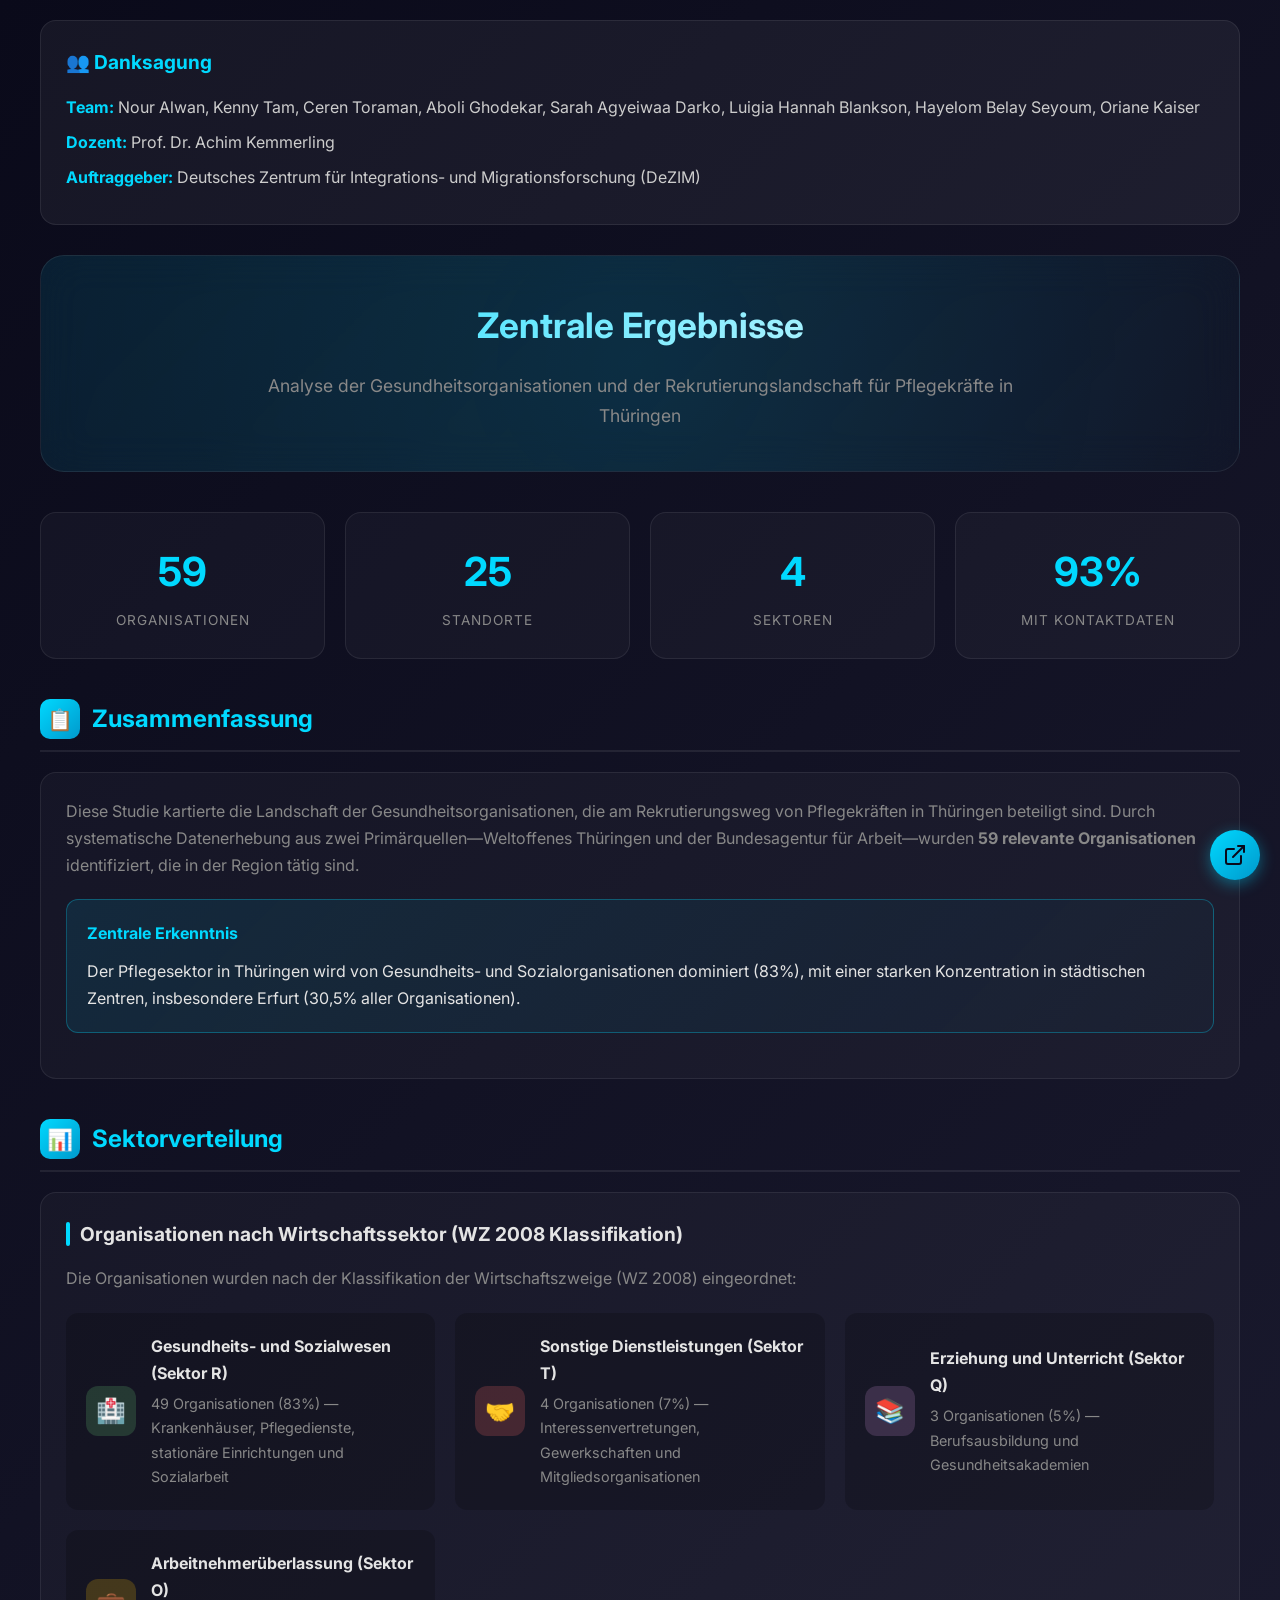
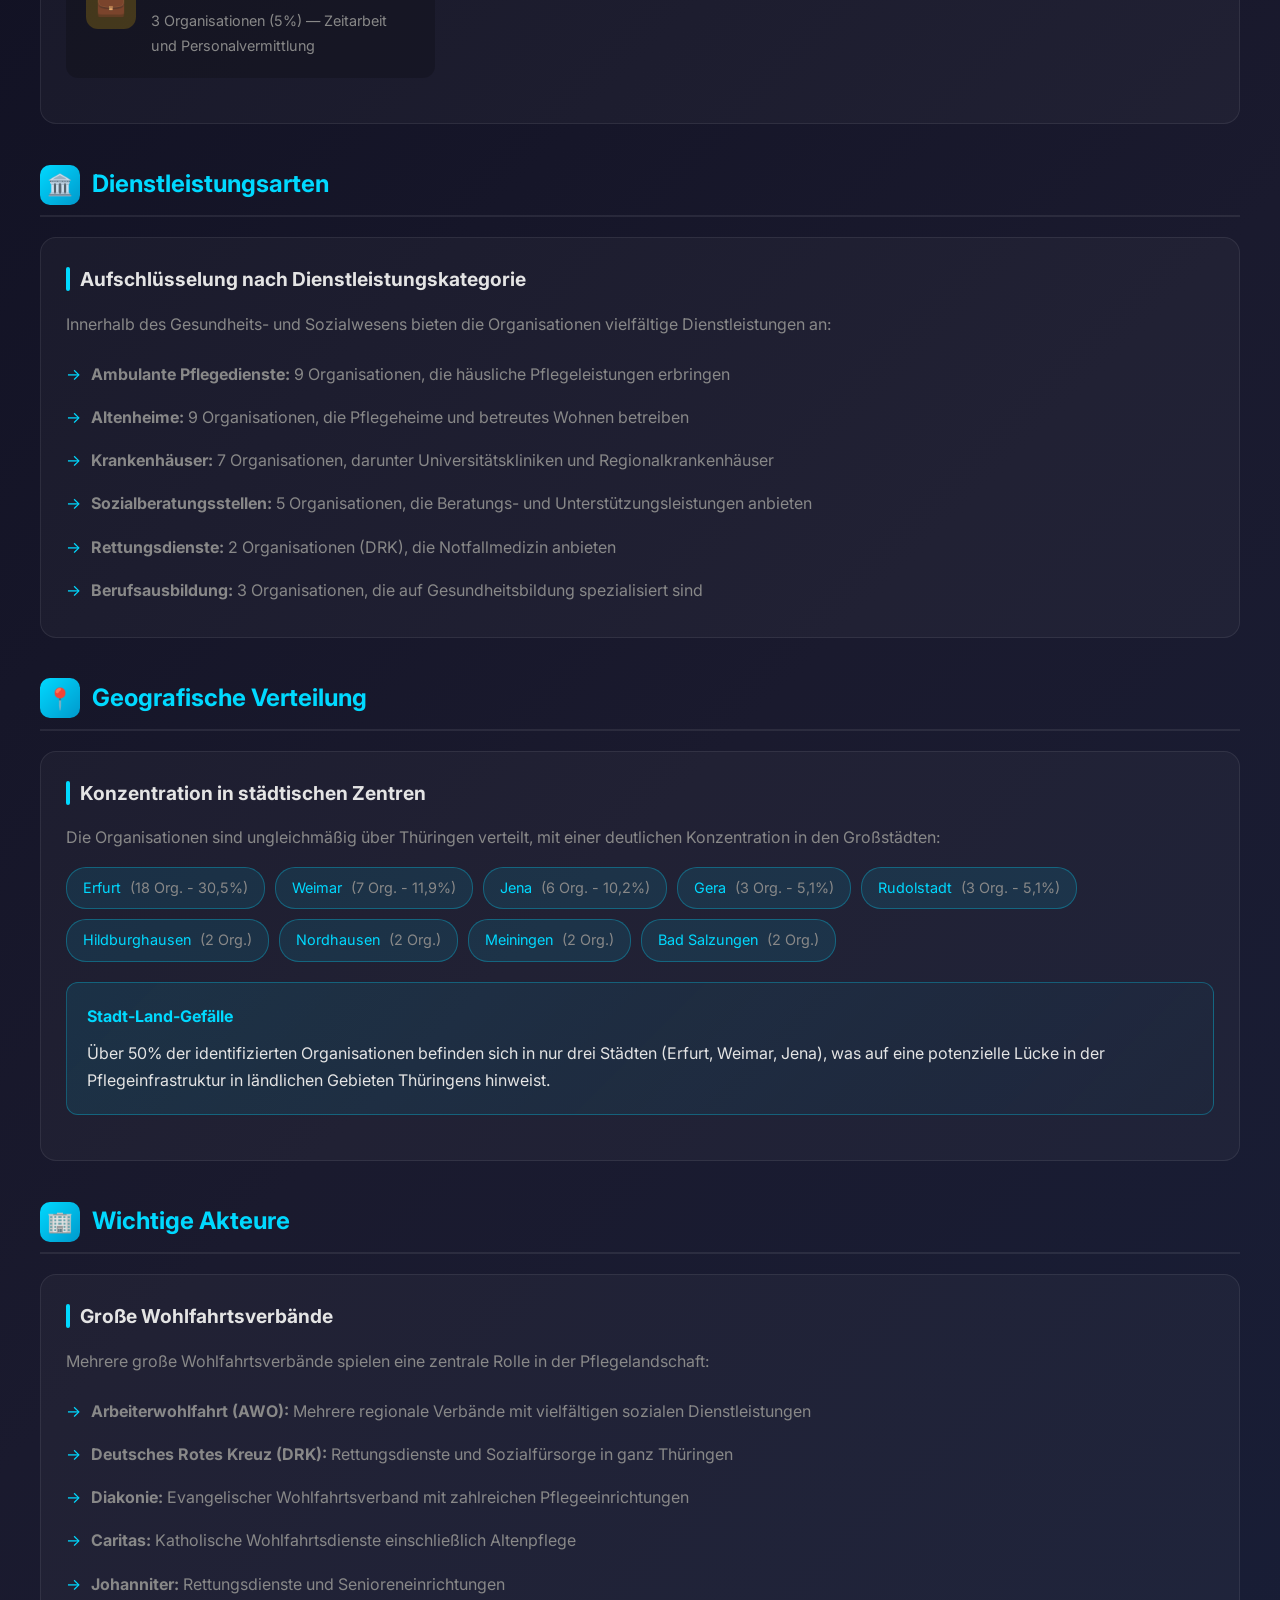
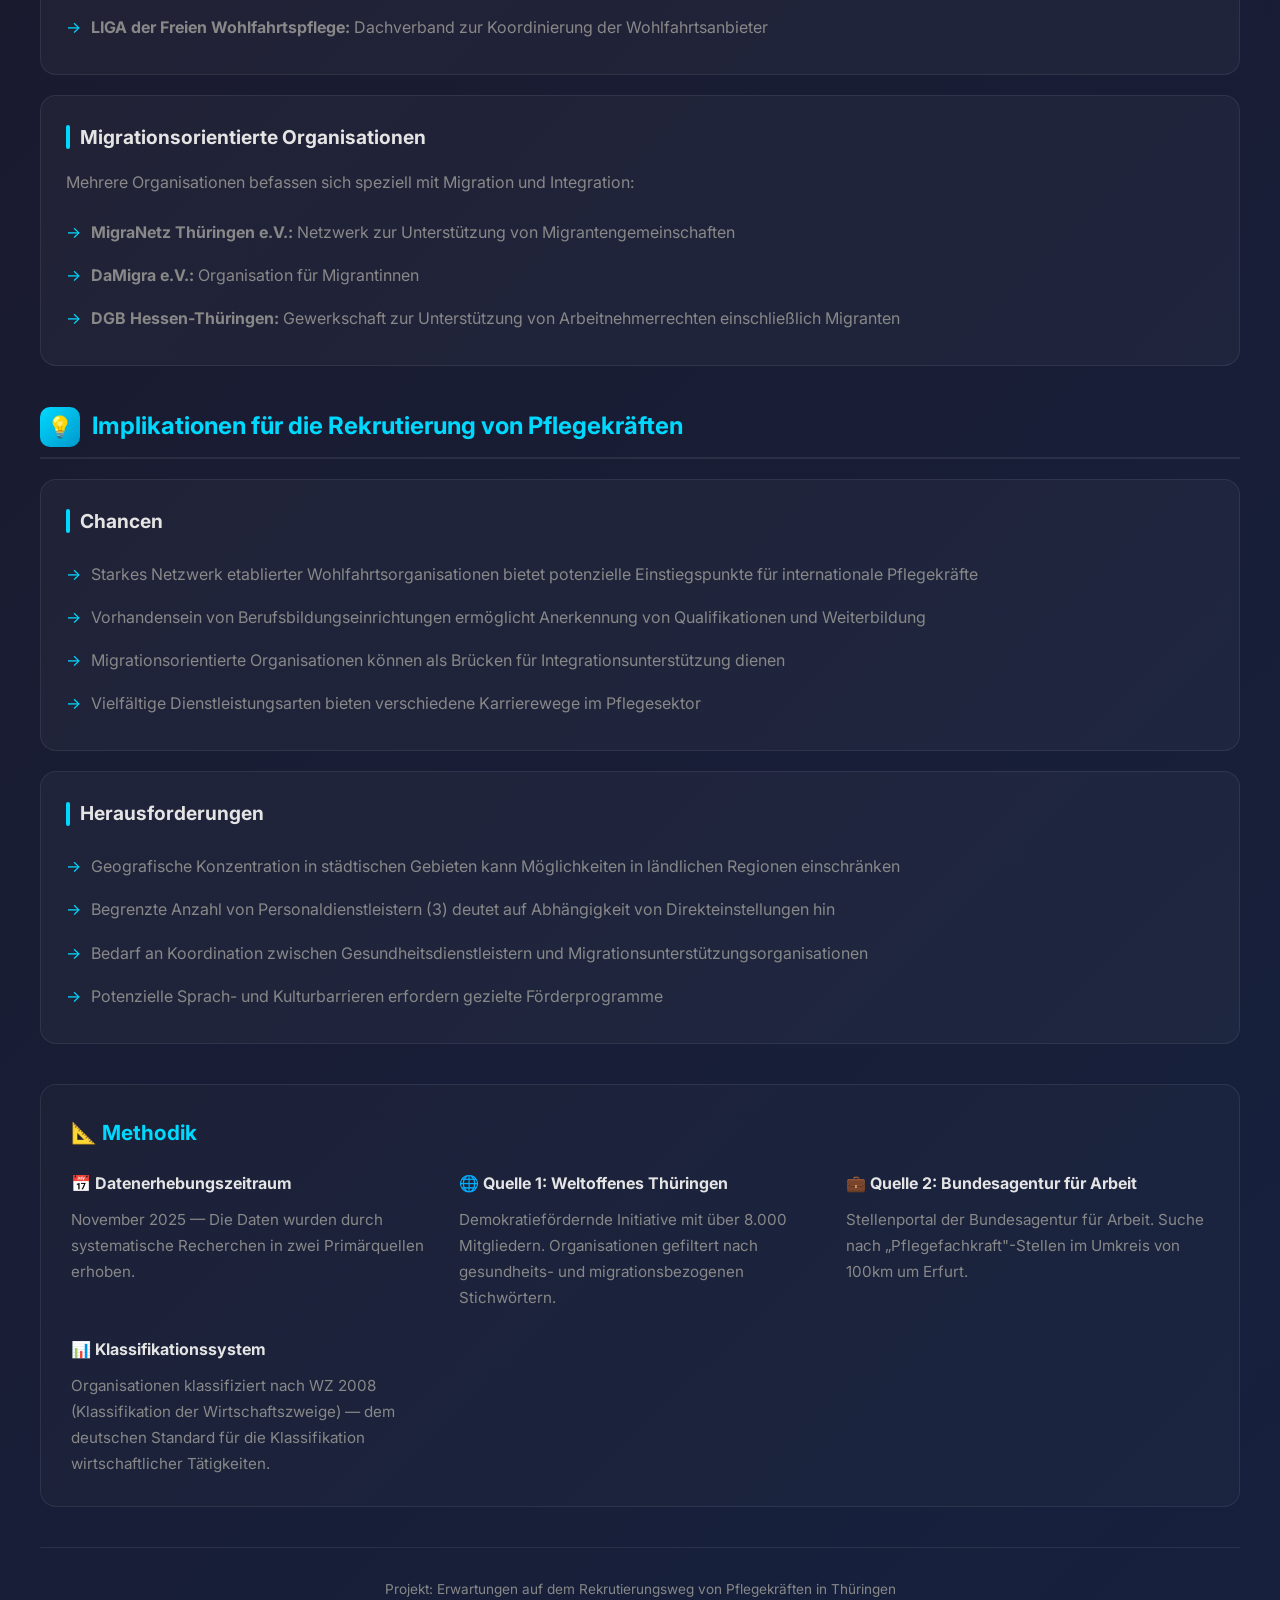
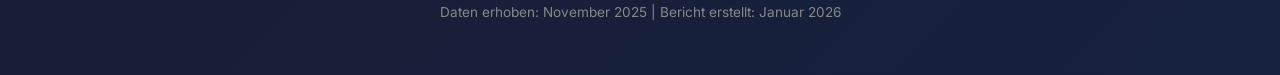
<file: WORK/shiny/apps/care_workers_thuringia/www/viz/findings:de.html>
<!DOCTYPE html>
<html lang="de">
<head>
    <meta charset="UTF-8">
    <meta name="viewport" content="width=device-width, initial-scale=1.0">
    <title>Zentrale Ergebnisse - Pflegekräfte in Thüringen</title>
    <style>
        @import url('https://fonts.googleapis.com/css2?family=Inter:wght@300;400;500;600;700&display=swap');
        
        * {
            margin: 0;
            padding: 0;
            box-sizing: border-box;
        }

        :root {
            --primary: #00d9ff;
            --primary-dark: #0099cc;
            --secondary: #ff6b6b;
            --accent: #ffd93d;
            --success: #6bcb77;
            --bg-dark: #0a0a1a;
            --bg-card: rgba(255, 255, 255, 0.03);
            --border: rgba(255, 255, 255, 0.08);
            --text: #e4e4e4;
            --text-muted: #888;
        }

        body {
            font-family: 'Inter', sans-serif;
            background: linear-gradient(135deg, #0a0a1a 0%, #1a1a2e 50%, #16213e 100%);
            min-height: 100vh;
            color: var(--text);
            padding: 20px;
            line-height: 1.7;
        }

        .container {
            max-width: 1200px;
            margin: 0 auto;
        }

        /* Credits Section */
        .credits-section {
            margin-bottom: 30px;
            background: rgba(255, 255, 255, 0.05);
            border-radius: 16px;
            padding: 25px;
            border: 1px solid var(--border);
        }

        .credits-section h2 {
            color: var(--primary);
            margin-bottom: 15px;
            font-size: 1.2rem;
            display: flex;
            align-items: center;
            gap: 10px;
        }

        .credits-section p {
            color: #ccc;
            margin: 8px 0;
        }

        .credits-section strong {
            color: var(--primary);
        }

        /* Header */
        header {
            text-align: center;
            padding: 40px 20px;
            margin-bottom: 40px;
            background: linear-gradient(135deg, rgba(0, 217, 255, 0.1), rgba(0, 217, 255, 0.02));
            border-radius: 24px;
            border: 1px solid var(--border);
            backdrop-filter: blur(20px);
            position: relative;
            overflow: hidden;
        }

        header::before {
            content: '';
            position: absolute;
            top: -50%;
            left: -50%;
            width: 200%;
            height: 200%;
            background: radial-gradient(circle, rgba(0, 217, 255, 0.1) 0%, transparent 50%);
            animation: pulse 4s ease-in-out infinite;
        }

        @keyframes pulse {
            0%, 100% { transform: scale(1); opacity: 0.5; }
            50% { transform: scale(1.1); opacity: 0.8; }
        }

        h1 {
            font-size: 2.2rem;
            font-weight: 700;
            background: linear-gradient(135deg, var(--primary), #fff);
            -webkit-background-clip: text;
            -webkit-text-fill-color: transparent;
            background-clip: text;
            margin-bottom: 15px;
            position: relative;
            z-index: 1;
        }

        .subtitle {
            color: var(--text-muted);
            font-size: 1.1rem;
            position: relative;
            z-index: 1;
            max-width: 800px;
            margin: 0 auto;
        }

        /* Key Stats Banner */
        .stats-banner {
            display: grid;
            grid-template-columns: repeat(auto-fit, minmax(150px, 1fr));
            gap: 20px;
            margin-bottom: 40px;
        }

        .stat-item {
            background: var(--bg-card);
            border: 1px solid var(--border);
            border-radius: 16px;
            padding: 25px 15px;
            text-align: center;
            transition: all 0.3s ease;
        }

        .stat-item:hover {
            transform: translateY(-5px);
            border-color: var(--primary);
            box-shadow: 0 10px 30px rgba(0, 217, 255, 0.2);
        }

        .stat-number {
            font-size: 2.5rem;
            font-weight: 700;
            color: var(--primary);
            display: block;
        }

        .stat-label {
            color: var(--text-muted);
            font-size: 0.85rem;
            text-transform: uppercase;
            letter-spacing: 1px;
            margin-top: 5px;
        }

        /* Findings Sections */
        .findings-section {
            margin-bottom: 40px;
        }

        .section-title {
            font-size: 1.5rem;
            color: var(--primary);
            margin-bottom: 20px;
            padding-bottom: 10px;
            border-bottom: 2px solid var(--border);
            display: flex;
            align-items: center;
            gap: 12px;
        }

        .section-icon {
            width: 40px;
            height: 40px;
            background: linear-gradient(135deg, var(--primary), var(--primary-dark));
            border-radius: 10px;
            display: flex;
            align-items: center;
            justify-content: center;
            font-size: 1.3rem;
        }

        /* Finding Cards */
        .finding-card {
            background: var(--bg-card);
            border: 1px solid var(--border);
            border-radius: 16px;
            padding: 25px;
            margin-bottom: 20px;
            transition: all 0.3s ease;
        }

        .finding-card:hover {
            border-color: rgba(0, 217, 255, 0.3);
            box-shadow: 0 5px 20px rgba(0, 217, 255, 0.1);
        }

        .finding-card h3 {
            color: var(--text);
            font-size: 1.2rem;
            margin-bottom: 15px;
            display: flex;
            align-items: center;
            gap: 10px;
        }

        .finding-card h3::before {
            content: '';
            width: 4px;
            height: 24px;
            background: var(--primary);
            border-radius: 2px;
        }

        .finding-card p {
            color: var(--text-muted);
            margin-bottom: 15px;
        }

        .finding-card ul {
            list-style: none;
            padding: 0;
        }

        .finding-card li {
            padding: 8px 0;
            padding-left: 25px;
            position: relative;
            color: var(--text-muted);
        }

        .finding-card li::before {
            content: '→';
            position: absolute;
            left: 0;
            color: var(--primary);
        }

        /* Highlight Box */
        .highlight-box {
            background: linear-gradient(135deg, rgba(0, 217, 255, 0.1), rgba(0, 217, 255, 0.02));
            border: 1px solid rgba(0, 217, 255, 0.3);
            border-radius: 12px;
            padding: 20px;
            margin: 20px 0;
        }

        .highlight-box h4 {
            color: var(--primary);
            margin-bottom: 10px;
            font-size: 1rem;
        }

        .highlight-box p {
            color: var(--text);
            margin: 0;
        }

        /* Data Grid */
        .data-grid {
            display: grid;
            grid-template-columns: repeat(auto-fit, minmax(280px, 1fr));
            gap: 20px;
            margin: 20px 0;
        }

        .data-item {
            background: rgba(0, 0, 0, 0.2);
            border-radius: 12px;
            padding: 20px;
            display: flex;
            align-items: center;
            gap: 15px;
        }

        .data-item-icon {
            width: 50px;
            height: 50px;
            border-radius: 12px;
            display: flex;
            align-items: center;
            justify-content: center;
            font-size: 1.5rem;
            flex-shrink: 0;
        }

        .data-item-icon.health { background: rgba(107, 203, 119, 0.2); }
        .data-item-icon.education { background: rgba(206, 147, 216, 0.2); }
        .data-item-icon.services { background: rgba(255, 193, 7, 0.2); }
        .data-item-icon.other { background: rgba(255, 107, 107, 0.2); }

        .data-item-content h4 {
            color: var(--text);
            font-size: 1rem;
            margin-bottom: 5px;
        }

        .data-item-content p {
            color: var(--text-muted);
            font-size: 0.9rem;
            margin: 0;
        }

        /* Location List */
        .location-list {
            display: flex;
            flex-wrap: wrap;
            gap: 10px;
            margin: 15px 0;
        }

        .location-tag {
            background: rgba(0, 217, 255, 0.1);
            border: 1px solid rgba(0, 217, 255, 0.3);
            border-radius: 20px;
            padding: 8px 16px;
            font-size: 0.9rem;
            color: var(--primary);
        }

        .location-tag span {
            color: var(--text-muted);
            margin-left: 5px;
        }

        /* Methodology Section */
        .methodology {
            background: rgba(255, 255, 255, 0.02);
            border: 1px solid var(--border);
            border-radius: 16px;
            padding: 30px;
            margin-top: 40px;
        }

        .methodology h2 {
            color: var(--primary);
            margin-bottom: 20px;
            font-size: 1.3rem;
        }

        .methodology-grid {
            display: grid;
            grid-template-columns: repeat(auto-fit, minmax(300px, 1fr));
            gap: 25px;
        }

        .methodology-item h4 {
            color: var(--text);
            margin-bottom: 10px;
            display: flex;
            align-items: center;
            gap: 8px;
        }

        .methodology-item p {
            color: var(--text-muted);
            font-size: 0.95rem;
        }

        /* Footer */
        footer {
            text-align: center;
            padding: 30px;
            color: var(--text-muted);
            font-size: 0.85rem;
            margin-top: 40px;
            border-top: 1px solid var(--border);
        }

        /* Open in New Tab Button */
        .open-tab-btn {
            position: fixed;
            bottom: 20px;
            right: 20px;
            width: 50px;
            height: 50px;
            border-radius: 50%;
            background: linear-gradient(135deg, #00d9ff, #0099cc);
            border: none;
            cursor: pointer;
            box-shadow: 0 4px 15px rgba(0, 217, 255, 0.4);
            z-index: 9999;
            display: flex;
            align-items: center;
            justify-content: center;
            transition: all 0.3s ease;
        }

        .open-tab-btn:hover {
            transform: scale(1.1);
            box-shadow: 0 6px 20px rgba(0, 217, 255, 0.5);
        }

        /* Responsive */
        @media (max-width: 768px) {
            h1 {
                font-size: 1.6rem;
            }
            
            .stat-number {
                font-size: 2rem;
            }
            
            .section-title {
                font-size: 1.2rem;
            }
        }
    </style>
</head>
<body>
    <div class="container">
        <!-- Danksagung -->
        <section class="credits-section">
            <h2>👥 Danksagung</h2>
            <p><strong>Team:</strong> Nour Alwan, Kenny Tam, Ceren Toraman, Aboli Ghodekar, Sarah Agyeiwaa Darko, Luigia Hannah Blankson, Hayelom Belay Seyoum, Oriane Kaiser</p>
            <p><strong>Dozent:</strong> Prof. Dr. Achim Kemmerling</p>
            <p><strong>Auftraggeber:</strong> Deutsches Zentrum für Integrations- und Migrationsforschung (DeZIM)</p>
        </section>

        <header>
            <h1>Zentrale Ergebnisse</h1>
            <p class="subtitle">Analyse der Gesundheitsorganisationen und der Rekrutierungslandschaft für Pflegekräfte in Thüringen</p>
        </header>

        <!-- Wichtige Statistiken -->
        <div class="stats-banner">
            <div class="stat-item">
                <span class="stat-number">59</span>
                <span class="stat-label">Organisationen</span>
            </div>
            <div class="stat-item">
                <span class="stat-number">25</span>
                <span class="stat-label">Standorte</span>
            </div>
            <div class="stat-item">
                <span class="stat-number">4</span>
                <span class="stat-label">Sektoren</span>
            </div>
            <div class="stat-item">
                <span class="stat-number">93%</span>
                <span class="stat-label">Mit Kontaktdaten</span>
            </div>
        </div>

        <!-- Zusammenfassung -->
        <section class="findings-section">
            <h2 class="section-title">
                <span class="section-icon">📋</span>
                Zusammenfassung
            </h2>
            <div class="finding-card">
                <p>Diese Studie kartierte die Landschaft der Gesundheitsorganisationen, die am Rekrutierungsweg von Pflegekräften in Thüringen beteiligt sind. Durch systematische Datenerhebung aus zwei Primärquellen—Weltoffenes Thüringen und der Bundesagentur für Arbeit—wurden <strong>59 relevante Organisationen</strong> identifiziert, die in der Region tätig sind.</p>
                
                <div class="highlight-box">
                    <h4>Zentrale Erkenntnis</h4>
                    <p>Der Pflegesektor in Thüringen wird von Gesundheits- und Sozialorganisationen dominiert (83%), mit einer starken Konzentration in städtischen Zentren, insbesondere Erfurt (30,5% aller Organisationen).</p>
                </div>
            </div>
        </section>

        <!-- Sektorverteilung -->
        <section class="findings-section">
            <h2 class="section-title">
                <span class="section-icon">📊</span>
                Sektorverteilung
            </h2>
            <div class="finding-card">
                <h3>Organisationen nach Wirtschaftssektor (WZ 2008 Klassifikation)</h3>
                <p>Die Organisationen wurden nach der Klassifikation der Wirtschaftszweige (WZ 2008) eingeordnet:</p>
                
                <div class="data-grid">
                    <div class="data-item">
                        <div class="data-item-icon health">🏥</div>
                        <div class="data-item-content">
                            <h4>Gesundheits- und Sozialwesen (Sektor R)</h4>
                            <p>49 Organisationen (83%) — Krankenhäuser, Pflegedienste, stationäre Einrichtungen und Sozialarbeit</p>
                        </div>
                    </div>
                    <div class="data-item">
                        <div class="data-item-icon other">🤝</div>
                        <div class="data-item-content">
                            <h4>Sonstige Dienstleistungen (Sektor T)</h4>
                            <p>4 Organisationen (7%) — Interessenvertretungen, Gewerkschaften und Mitgliedsorganisationen</p>
                        </div>
                    </div>
                    <div class="data-item">
                        <div class="data-item-icon education">📚</div>
                        <div class="data-item-content">
                            <h4>Erziehung und Unterricht (Sektor Q)</h4>
                            <p>3 Organisationen (5%) — Berufsausbildung und Gesundheitsakademien</p>
                        </div>
                    </div>
                    <div class="data-item">
                        <div class="data-item-icon services">💼</div>
                        <div class="data-item-content">
                            <h4>Arbeitnehmerüberlassung (Sektor O)</h4>
                            <p>3 Organisationen (5%) — Zeitarbeit und Personalvermittlung</p>
                        </div>
                    </div>
                </div>
            </div>
        </section>

        <!-- Dienstleistungsarten -->
        <section class="findings-section">
            <h2 class="section-title">
                <span class="section-icon">🏛️</span>
                Dienstleistungsarten
            </h2>
            <div class="finding-card">
                <h3>Aufschlüsselung nach Dienstleistungskategorie</h3>
                <p>Innerhalb des Gesundheits- und Sozialwesens bieten die Organisationen vielfältige Dienstleistungen an:</p>
                <ul>
                    <li><strong>Ambulante Pflegedienste:</strong> 9 Organisationen, die häusliche Pflegeleistungen erbringen</li>
                    <li><strong>Altenheime:</strong> 9 Organisationen, die Pflegeheime und betreutes Wohnen betreiben</li>
                    <li><strong>Krankenhäuser:</strong> 7 Organisationen, darunter Universitätskliniken und Regionalkrankenhäuser</li>
                    <li><strong>Sozialberatungsstellen:</strong> 5 Organisationen, die Beratungs- und Unterstützungsleistungen anbieten</li>
                    <li><strong>Rettungsdienste:</strong> 2 Organisationen (DRK), die Notfallmedizin anbieten</li>
                    <li><strong>Berufsausbildung:</strong> 3 Organisationen, die auf Gesundheitsbildung spezialisiert sind</li>
                </ul>
            </div>
        </section>

        <!-- Geografische Verteilung -->
        <section class="findings-section">
            <h2 class="section-title">
                <span class="section-icon">📍</span>
                Geografische Verteilung
            </h2>
            <div class="finding-card">
                <h3>Konzentration in städtischen Zentren</h3>
                <p>Die Organisationen sind ungleichmäßig über Thüringen verteilt, mit einer deutlichen Konzentration in den Großstädten:</p>
                
                <div class="location-list">
                    <span class="location-tag">Erfurt <span>(18 Org. - 30,5%)</span></span>
                    <span class="location-tag">Weimar <span>(7 Org. - 11,9%)</span></span>
                    <span class="location-tag">Jena <span>(6 Org. - 10,2%)</span></span>
                    <span class="location-tag">Gera <span>(3 Org. - 5,1%)</span></span>
                    <span class="location-tag">Rudolstadt <span>(3 Org. - 5,1%)</span></span>
                    <span class="location-tag">Hildburghausen <span>(2 Org.)</span></span>
                    <span class="location-tag">Nordhausen <span>(2 Org.)</span></span>
                    <span class="location-tag">Meiningen <span>(2 Org.)</span></span>
                    <span class="location-tag">Bad Salzungen <span>(2 Org.)</span></span>
                </div>

                <div class="highlight-box">
                    <h4>Stadt-Land-Gefälle</h4>
                    <p>Über 50% der identifizierten Organisationen befinden sich in nur drei Städten (Erfurt, Weimar, Jena), was auf eine potenzielle Lücke in der Pflegeinfrastruktur in ländlichen Gebieten Thüringens hinweist.</p>
                </div>
            </div>
        </section>

        <!-- Wichtige Akteure -->
        <section class="findings-section">
            <h2 class="section-title">
                <span class="section-icon">🏢</span>
                Wichtige Akteure
            </h2>
            <div class="finding-card">
                <h3>Große Wohlfahrtsverbände</h3>
                <p>Mehrere große Wohlfahrtsverbände spielen eine zentrale Rolle in der Pflegelandschaft:</p>
                <ul>
                    <li><strong>Arbeiterwohlfahrt (AWO):</strong> Mehrere regionale Verbände mit vielfältigen sozialen Dienstleistungen</li>
                    <li><strong>Deutsches Rotes Kreuz (DRK):</strong> Rettungsdienste und Sozialfürsorge in ganz Thüringen</li>
                    <li><strong>Diakonie:</strong> Evangelischer Wohlfahrtsverband mit zahlreichen Pflegeeinrichtungen</li>
                    <li><strong>Caritas:</strong> Katholische Wohlfahrtsdienste einschließlich Altenpflege</li>
                    <li><strong>Johanniter:</strong> Rettungsdienste und Senioreneinrichtungen</li>
                    <li><strong>LIGA der Freien Wohlfahrtspflege:</strong> Dachverband zur Koordinierung der Wohlfahrtsanbieter</li>
                </ul>
            </div>
            
            <div class="finding-card">
                <h3>Migrationsorientierte Organisationen</h3>
                <p>Mehrere Organisationen befassen sich speziell mit Migration und Integration:</p>
                <ul>
                    <li><strong>MigraNetz Thüringen e.V.:</strong> Netzwerk zur Unterstützung von Migrantengemeinschaften</li>
                    <li><strong>DaMigra e.V.:</strong> Organisation für Migrantinnen</li>
                    <li><strong>DGB Hessen-Thüringen:</strong> Gewerkschaft zur Unterstützung von Arbeitnehmerrechten einschließlich Migranten</li>
                </ul>
            </div>
        </section>

        <!-- Implikationen -->
        <section class="findings-section">
            <h2 class="section-title">
                <span class="section-icon">💡</span>
                Implikationen für die Rekrutierung von Pflegekräften
            </h2>
            <div class="finding-card">
                <h3>Chancen</h3>
                <ul>
                    <li>Starkes Netzwerk etablierter Wohlfahrtsorganisationen bietet potenzielle Einstiegspunkte für internationale Pflegekräfte</li>
                    <li>Vorhandensein von Berufsbildungseinrichtungen ermöglicht Anerkennung von Qualifikationen und Weiterbildung</li>
                    <li>Migrationsorientierte Organisationen können als Brücken für Integrationsunterstützung dienen</li>
                    <li>Vielfältige Dienstleistungsarten bieten verschiedene Karrierewege im Pflegesektor</li>
                </ul>
            </div>
            
            <div class="finding-card">
                <h3>Herausforderungen</h3>
                <ul>
                    <li>Geografische Konzentration in städtischen Gebieten kann Möglichkeiten in ländlichen Regionen einschränken</li>
                    <li>Begrenzte Anzahl von Personaldienstleistern (3) deutet auf Abhängigkeit von Direkteinstellungen hin</li>
                    <li>Bedarf an Koordination zwischen Gesundheitsdienstleistern und Migrationsunterstützungsorganisationen</li>
                    <li>Potenzielle Sprach- und Kulturbarrieren erfordern gezielte Förderprogramme</li>
                </ul>
            </div>
        </section>

        <!-- Methodik -->
        <section class="methodology">
            <h2>📐 Methodik</h2>
            <div class="methodology-grid">
                <div class="methodology-item">
                    <h4>📅 Datenerhebungszeitraum</h4>
                    <p>November 2025 — Die Daten wurden durch systematische Recherchen in zwei Primärquellen erhoben.</p>
                </div>
                <div class="methodology-item">
                    <h4>🌐 Quelle 1: Weltoffenes Thüringen</h4>
                    <p>Demokratiefördernde Initiative mit über 8.000 Mitgliedern. Organisationen gefiltert nach gesundheits- und migrationsbezogenen Stichwörtern.</p>
                </div>
                <div class="methodology-item">
                    <h4>💼 Quelle 2: Bundesagentur für Arbeit</h4>
                    <p>Stellenportal der Bundesagentur für Arbeit. Suche nach „Pflegefachkraft"-Stellen im Umkreis von 100km um Erfurt.</p>
                </div>
                <div class="methodology-item">
                    <h4>📊 Klassifikationssystem</h4>
                    <p>Organisationen klassifiziert nach WZ 2008 (Klassifikation der Wirtschaftszweige) — dem deutschen Standard für die Klassifikation wirtschaftlicher Tätigkeiten.</p>
                </div>
            </div>
        </section>

        <footer>
            <p>Projekt: Erwartungen auf dem Rekrutierungsweg von Pflegekräften in Thüringen</p>
            <p>Daten erhoben: November 2025 | Bericht erstellt: Januar 2026</p>
        </footer>
    </div>

    <!-- In neuem Tab öffnen -->
    <button class="open-tab-btn" onclick="window.open(window.location.href, '_blank')" title="In neuem Tab öffnen">
        <svg width="24" height="24" viewBox="0 0 24 24" fill="none" stroke="#0a0a1a" stroke-width="2" stroke-linecap="round" stroke-linejoin="round">
            <path d="M18 13v6a2 2 0 0 1-2 2H5a2 2 0 0 1-2-2V8a2 2 0 0 1 2-2h6"/>
            <polyline points="15 3 21 3 21 9"/>
            <line x1="10" y1="14" x2="21" y2="3"/>
        </svg>
    </button>
</body>
</html>
</file>
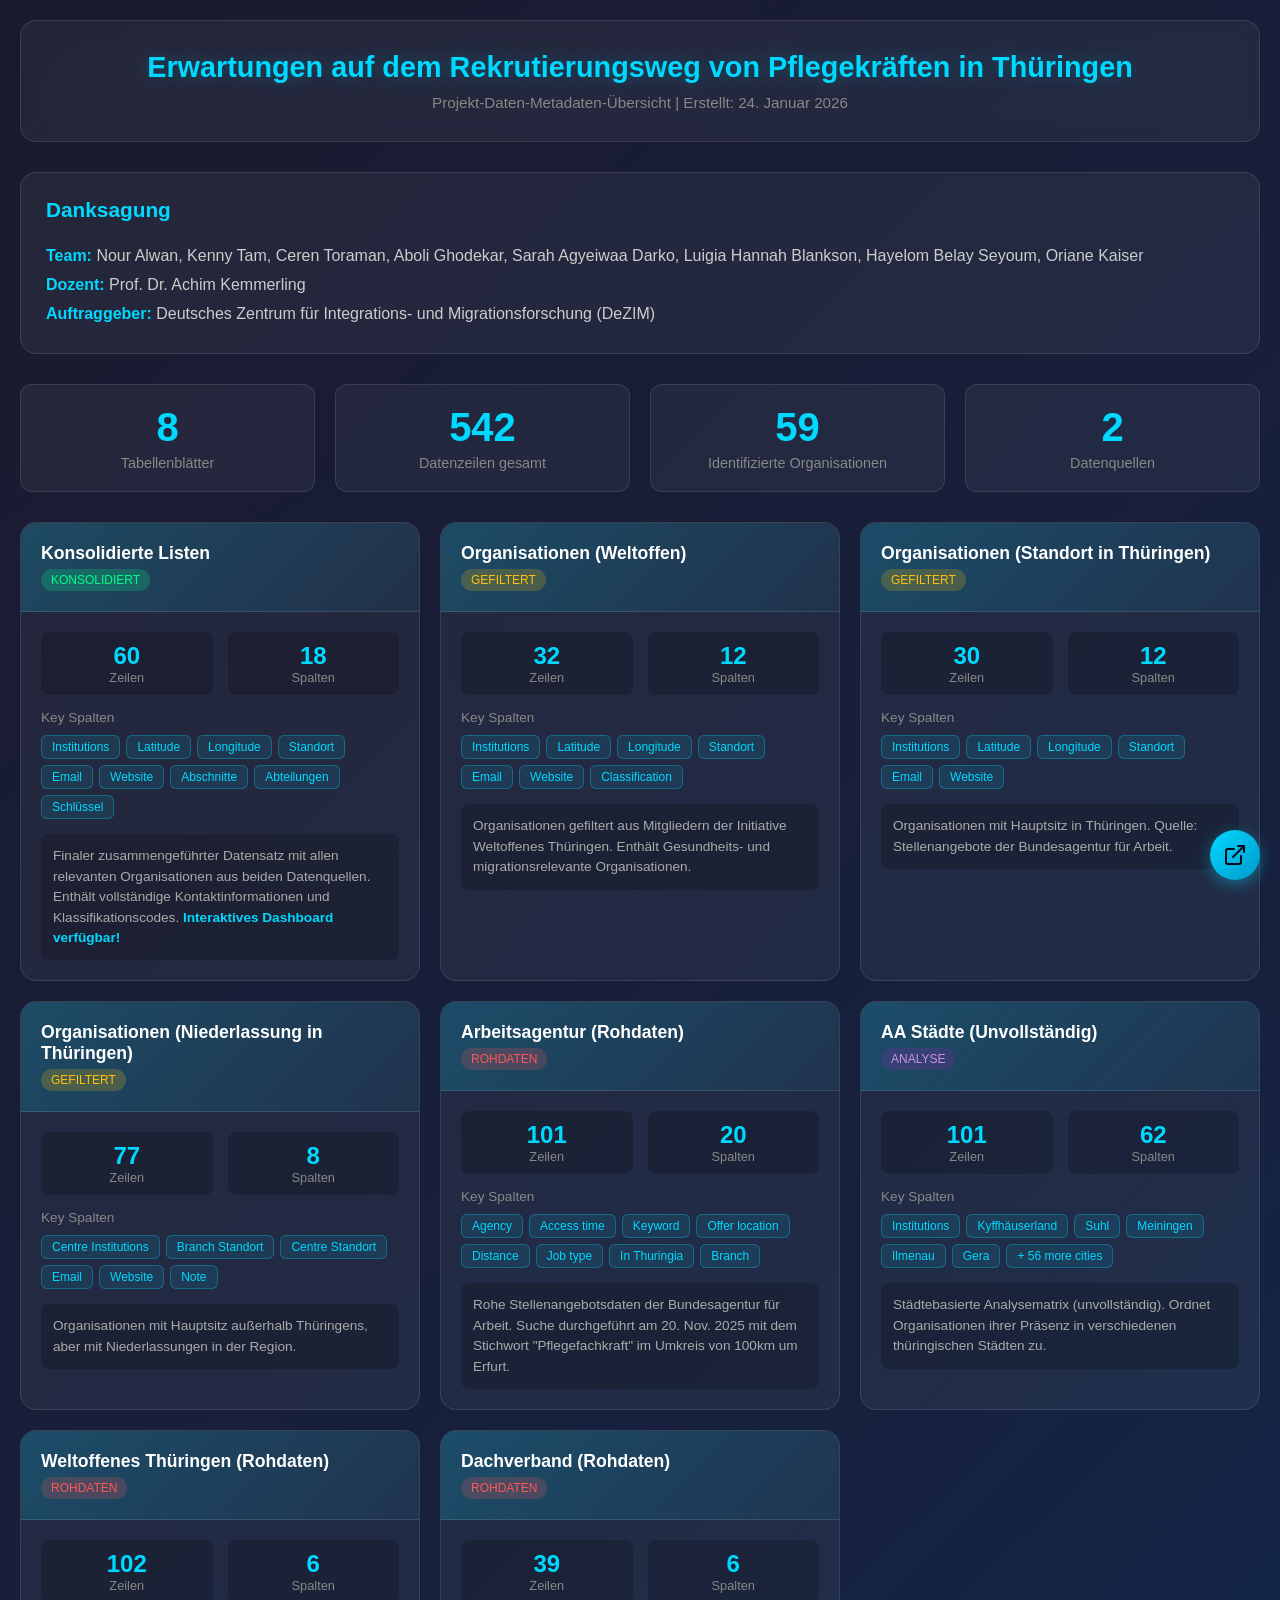
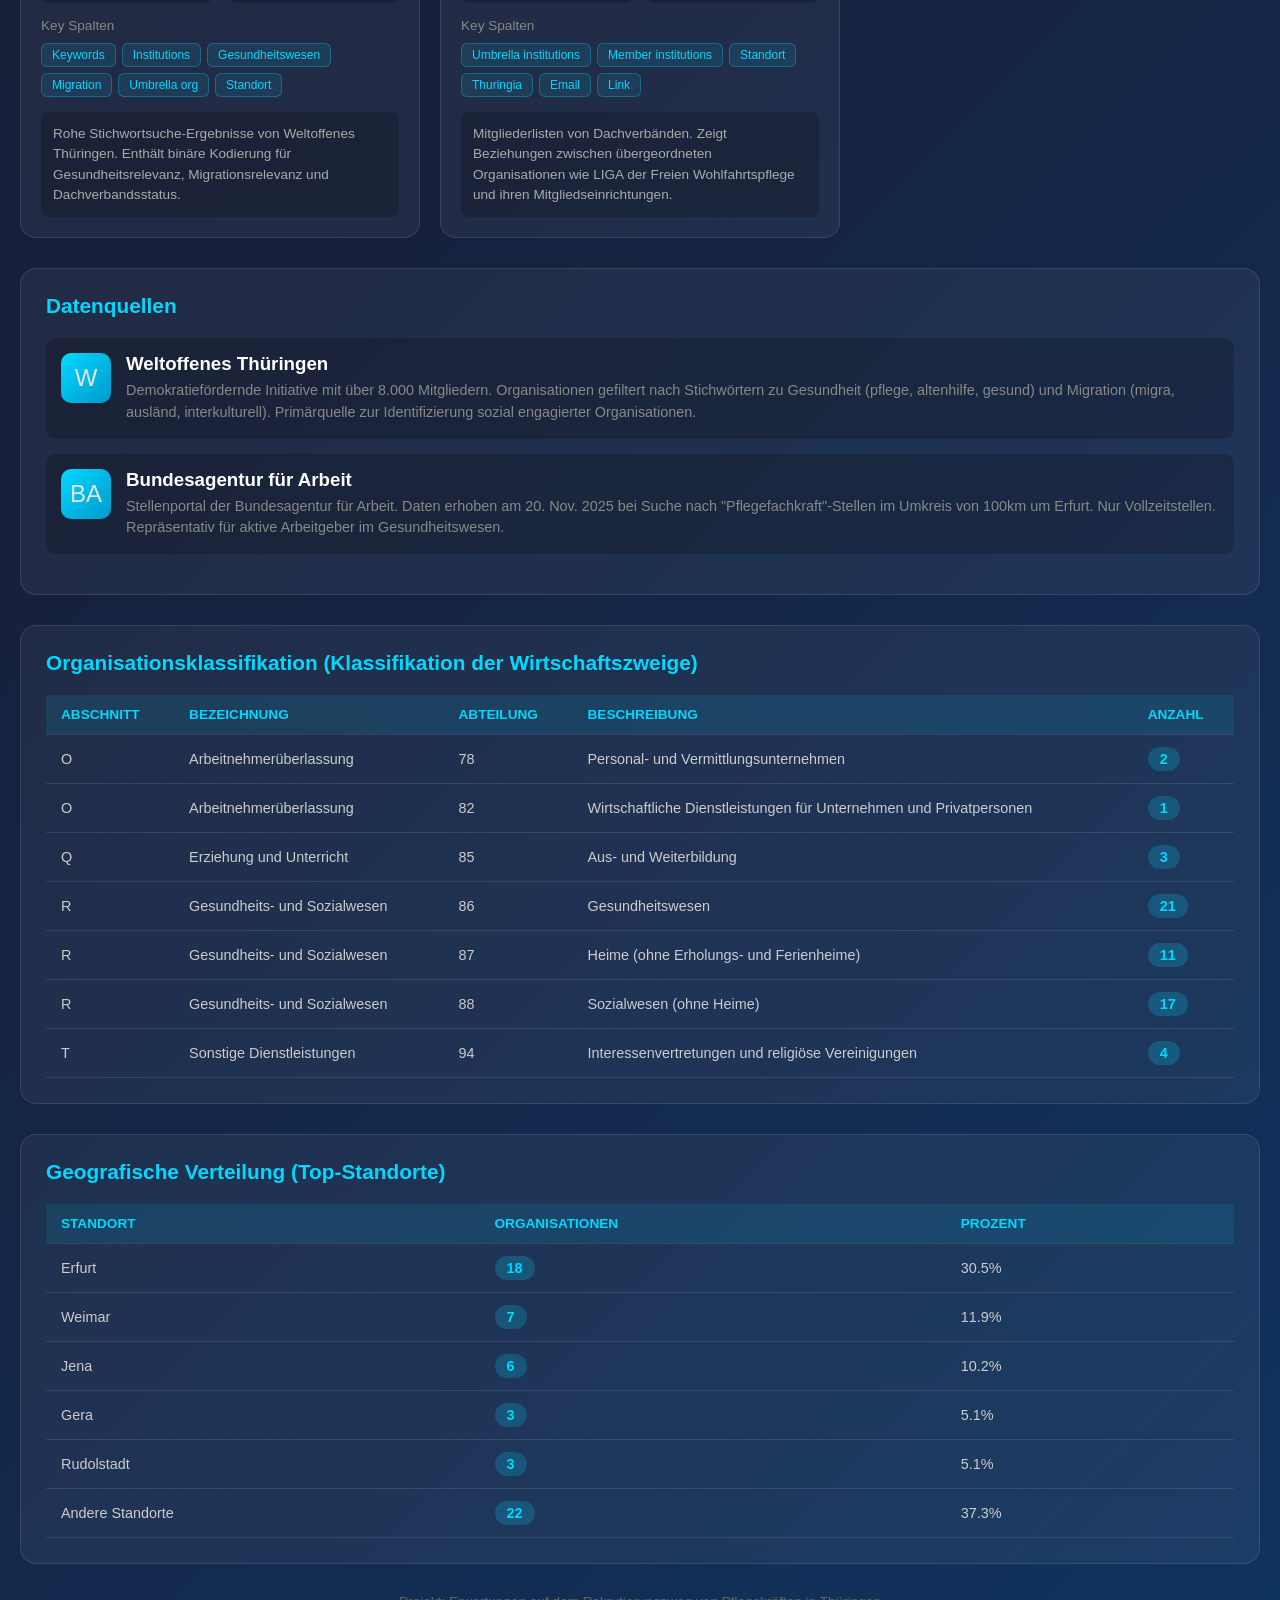
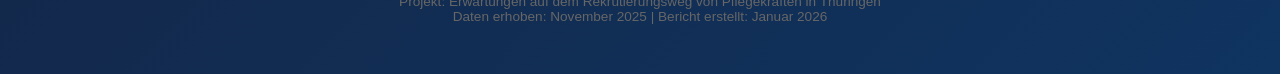
<file: WORK/shiny/apps/care_workers_thuringia/www/viz/metadata_viewer:de.html>
<!DOCTYPE html>
<html lang="de">
<head>
    <meta charset="UTF-8">
    <meta name="viewport" content="width=device-width, initial-scale=1.0">
    <title>Projekt-Metadaten-Übersicht - Pflegekräfte in Thüringen</title>
    <style>
        * {
            margin: 0;
            padding: 0;
            box-sizing: border-box;
        }

        body {
            font-family: 'Segoe UI', Tahoma, Geneva, Verdana, sans-serif;
            background: linear-gradient(135deg, #1a1a2e 0%, #16213e 50%, #0f3460 100%);
            min-height: 100vh;
            color: #e4e4e4;
            padding: 20px;
        }

        .container {
            max-width: 1400px;
            margin: 0 auto;
        }

        header {
            text-align: center;
            padding: 30px 20px;
            margin-bottom: 30px;
            background: rgba(255, 255, 255, 0.05);
            border-radius: 16px;
            backdrop-filter: blur(10px);
            border: 1px solid rgba(255, 255, 255, 0.1);
        }

        h1 {
            font-size: 1.8rem;
            color: #00d9ff;
            margin-bottom: 10px;
            text-shadow: 0 0 20px rgba(0, 217, 255, 0.3);
        }

        .subtitle {
            color: #888;
            font-size: 0.95rem;
        }

        .stats-overview {
            display: grid;
            grid-template-columns: repeat(auto-fit, minmax(200px, 1fr));
            gap: 20px;
            margin-bottom: 30px;
        }

        .stat-card {
            background: rgba(255, 255, 255, 0.05);
            border-radius: 12px;
            padding: 20px;
            text-align: center;
            border: 1px solid rgba(255, 255, 255, 0.1);
            transition: transform 0.3s ease, box-shadow 0.3s ease;
        }

        .stat-card:hover {
            transform: translateY(-5px);
            box-shadow: 0 10px 30px rgba(0, 217, 255, 0.2);
        }

        .stat-number {
            font-size: 2.5rem;
            font-weight: bold;
            color: #00d9ff;
        }

        .stat-label {
            color: #888;
            font-size: 0.9rem;
            margin-top: 5px;
        }

        .sheets-grid {
            display: grid;
            grid-template-columns: repeat(auto-fit, minmax(350px, 1fr));
            gap: 20px;
            margin-bottom: 30px;
        }

        .sheet-card {
            background: rgba(255, 255, 255, 0.05);
            border-radius: 16px;
            overflow: hidden;
            border: 1px solid rgba(255, 255, 255, 0.1);
            transition: transform 0.3s ease, box-shadow 0.3s ease;
        }

        .sheet-card:hover {
            transform: translateY(-5px);
            box-shadow: 0 15px 40px rgba(0, 217, 255, 0.15);
        }

        .sheet-card.clickable {
            cursor: pointer;
            position: relative;
        }

        .sheet-card.clickable::after {
            content: 'Klicken zum Erkunden →';
            position: absolute;
            bottom: 15px;
            right: 15px;
            padding: 8px 16px;
            background: linear-gradient(135deg, #00d9ff, #0099cc);
            color: #0a0a1a;
            border-radius: 20px;
            font-size: 0.75rem;
            font-weight: 600;
            opacity: 0;
            transform: translateX(10px);
            transition: all 0.3s ease;
        }

        .sheet-card.clickable:hover::after {
            opacity: 1;
            transform: translateX(0);
        }

        .sheet-card.clickable:hover {
            transform: translateY(-8px) scale(1.02);
            box-shadow: 0 20px 50px rgba(0, 217, 255, 0.3);
            border-color: #00d9ff;
        }

        /* Zoom transition overlay */
        .zoom-overlay {
            position: fixed;
            top: 0;
            left: 0;
            width: 100%;
            height: 100%;
            background: #0a0a1a;
            z-index: 9999;
            display: flex;
            align-items: center;
            justify-content: center;
            opacity: 0;
            pointer-events: none;
            transition: opacity 0.3s ease;
        }

        .zoom-overlay.active {
            opacity: 1;
            pointer-events: all;
        }

        .zoom-content {
            text-align: center;
            transform: scale(0.8);
            transition: transform 0.5s cubic-bezier(0.16, 1, 0.3, 1);
        }

        .zoom-overlay.active .zoom-content {
            transform: scale(1);
        }

        .zoom-loader {
            width: 60px;
            height: 60px;
            border: 3px solid rgba(255, 255, 255, 0.1);
            border-top-color: #00d9ff;
            border-radius: 50%;
            animation: spin 1s linear infinite;
            margin: 0 auto 20px;
        }

        @keyframes spin {
            to { transform: rotate(360deg); }
        }

        .zoom-text {
            color: #00d9ff;
            font-size: 1.2rem;
            font-weight: 500;
        }

        /* Pulse animation for clickable card */
        .sheet-card.clickable .sheet-header {
            position: relative;
            overflow: hidden;
        }

        .sheet-card.clickable .sheet-header::before {
            content: '';
            position: absolute;
            top: 0;
            left: -100%;
            width: 100%;
            height: 100%;
            background: linear-gradient(90deg, transparent, rgba(0, 217, 255, 0.2), transparent);
            animation: shimmer 3s infinite;
        }

        @keyframes shimmer {
            0% { left: -100%; }
            50%, 100% { left: 100%; }
        }

        .sheet-header {
            padding: 20px;
            background: linear-gradient(135deg, rgba(0, 217, 255, 0.2), rgba(0, 217, 255, 0.05));
            border-bottom: 1px solid rgba(255, 255, 255, 0.1);
        }

        .sheet-name {
            font-size: 1.1rem;
            font-weight: 600;
            color: #fff;
            margin-bottom: 5px;
        }

        .sheet-type {
            display: inline-block;
            padding: 4px 10px;
            border-radius: 20px;
            font-size: 0.75rem;
            font-weight: 500;
            text-transform: uppercase;
        }

        .type-consolidated { background: rgba(0, 255, 136, 0.2); color: #00ff88; }
        .type-filtered { background: rgba(255, 193, 7, 0.2); color: #ffc107; }
        .type-raw { background: rgba(255, 87, 87, 0.2); color: #ff5757; }
        .type-analysis { background: rgba(156, 39, 176, 0.2); color: #ce93d8; }

        .sheet-body {
            padding: 20px;
        }

        .sheet-stats {
            display: grid;
            grid-template-columns: 1fr 1fr;
            gap: 15px;
            margin-bottom: 15px;
        }

        .sheet-stat {
            text-align: center;
            padding: 10px;
            background: rgba(0, 0, 0, 0.2);
            border-radius: 8px;
        }

        .sheet-stat-value {
            font-size: 1.5rem;
            font-weight: bold;
            color: #00d9ff;
        }

        .sheet-stat-label {
            font-size: 0.8rem;
            color: #888;
        }

        .columns-section {
            margin-top: 15px;
        }

        .columns-title {
            font-size: 0.85rem;
            color: #888;
            margin-bottom: 10px;
            display: flex;
            align-items: center;
            gap: 8px;
        }

        .columns-list {
            display: flex;
            flex-wrap: wrap;
            gap: 6px;
        }

        .column-tag {
            padding: 4px 10px;
            background: rgba(0, 217, 255, 0.1);
            border: 1px solid rgba(0, 217, 255, 0.3);
            border-radius: 6px;
            font-size: 0.75rem;
            color: #00d9ff;
        }

        .description {
            margin-top: 15px;
            padding: 12px;
            background: rgba(0, 0, 0, 0.2);
            border-radius: 8px;
            font-size: 0.85rem;
            color: #aaa;
            line-height: 1.5;
        }

        .data-sources {
            margin-top: 30px;
            background: rgba(255, 255, 255, 0.05);
            border-radius: 16px;
            padding: 25px;
            border: 1px solid rgba(255, 255, 255, 0.1);
        }

        .data-sources h2 {
            color: #00d9ff;
            margin-bottom: 20px;
            font-size: 1.3rem;
        }

        .source-item {
            display: flex;
            align-items: flex-start;
            gap: 15px;
            padding: 15px;
            background: rgba(0, 0, 0, 0.2);
            border-radius: 10px;
            margin-bottom: 15px;
        }

        .source-icon {
            width: 50px;
            height: 50px;
            background: linear-gradient(135deg, #00d9ff, #0099cc);
            border-radius: 10px;
            display: flex;
            align-items: center;
            justify-content: center;
            font-size: 1.5rem;
            flex-shrink: 0;
        }

        .source-info h3 {
            color: #fff;
            margin-bottom: 5px;
        }

        .source-info p {
            color: #888;
            font-size: 0.9rem;
            line-height: 1.5;
        }

        .classification-table {
            margin-top: 30px;
            background: rgba(255, 255, 255, 0.05);
            border-radius: 16px;
            padding: 25px;
            border: 1px solid rgba(255, 255, 255, 0.1);
            overflow-x: auto;
        }

        .classification-table h2 {
            color: #00d9ff;
            margin-bottom: 20px;
            font-size: 1.3rem;
        }

        table {
            width: 100%;
            border-collapse: collapse;
        }

        th, td {
            padding: 12px 15px;
            text-align: left;
            border-bottom: 1px solid rgba(255, 255, 255, 0.1);
        }

        th {
            background: rgba(0, 217, 255, 0.1);
            color: #00d9ff;
            font-weight: 600;
            font-size: 0.85rem;
            text-transform: uppercase;
        }

        td {
            color: #ccc;
            font-size: 0.9rem;
        }

        tr:hover td {
            background: rgba(0, 217, 255, 0.05);
        }

        .count-badge {
            display: inline-block;
            padding: 4px 12px;
            background: rgba(0, 217, 255, 0.2);
            color: #00d9ff;
            border-radius: 20px;
            font-weight: bold;
        }

        footer {
            text-align: center;
            padding: 30px;
            color: #666;
            font-size: 0.85rem;
        }

        @media (max-width: 768px) {
            h1 {
                font-size: 1.4rem;
            }
            
            .sheets-grid {
                grid-template-columns: 1fr;
            }
            
            .sheet-stats {
                grid-template-columns: 1fr 1fr;
            }
        }
    </style>
</head>
<body>
    <div class="container">
        <header>
            <h1>Erwartungen auf dem Rekrutierungsweg von Pflegekräften in Thüringen</h1>
            <p class="subtitle">Projekt-Daten-Metadaten-Übersicht | Erstellt: 24. Januar 2026</p>
        </header>

        <section class="credits-section" style="margin-bottom: 30px; background: rgba(255, 255, 255, 0.05); border-radius: 16px; padding: 25px; border: 1px solid rgba(255, 255, 255, 0.1);">
            <h2 style="color: #00d9ff; margin-bottom: 20px; font-size: 1.3rem;">Danksagung</h2>
            <div style="color: #ccc; line-height: 1.8;">
                <p><strong style="color: #00d9ff;">Team:</strong> Nour Alwan, Kenny Tam, Ceren Toraman, Aboli Ghodekar, Sarah Agyeiwaa Darko, Luigia Hannah Blankson, Hayelom Belay Seyoum, Oriane Kaiser</p>
                <p><strong style="color: #00d9ff;">Dozent:</strong> Prof. Dr. Achim Kemmerling</p>
                <p><strong style="color: #00d9ff;">Auftraggeber:</strong> Deutsches Zentrum für Integrations- und Migrationsforschung (DeZIM)</p>
            </div>
        </section>

        <section class="stats-overview">
            <div class="stat-card">
                <div class="stat-number">8</div>
                <div class="stat-label">Tabellenblätter</div>
            </div>
            <div class="stat-card">
                <div class="stat-number">542</div>
                <div class="stat-label">Datenzeilen gesamt</div>
            </div>
            <div class="stat-card">
                <div class="stat-number">59</div>
                <div class="stat-label">Identifizierte Organisationen</div>
            </div>
            <div class="stat-card">
                <div class="stat-number">2</div>
                <div class="stat-label">Datenquellen</div>
            </div>
        </section>

        <!-- Zoom Transition Overlay -->
        <div class="zoom-overlay" id="zoomOverlay">
            <div class="zoom-content">
                <div class="zoom-loader"></div>
                <div class="zoom-text">Dashboard wird geladen...</div>
            </div>
        </div>

        <section class="sheets-grid">
            <!-- Konsolidierte Listen - CLICKABLE -->
            <div class="sheet-card clickable" onclick="openDashboard()">
                <div class="sheet-header">
                    <div class="sheet-name">Konsolidierte Listen</div>
                    <span class="sheet-type type-consolidated">Konsolidiert</span>
                </div>
                <div class="sheet-body">
                    <div class="sheet-stats">
                        <div class="sheet-stat">
                            <div class="sheet-stat-value">60</div>
                            <div class="sheet-stat-label">Zeilen</div>
                        </div>
                        <div class="sheet-stat">
                            <div class="sheet-stat-value">18</div>
                            <div class="sheet-stat-label">Spalten</div>
                        </div>
                    </div>
                    <div class="columns-section">
                        <div class="columns-title">Key Spalten</div>
                        <div class="columns-list">
                            <span class="column-tag">Institutions</span>
                            <span class="column-tag">Latitude</span>
                            <span class="column-tag">Longitude</span>
                            <span class="column-tag">Standort</span>
                            <span class="column-tag">Email</span>
                            <span class="column-tag">Website</span>
                            <span class="column-tag">Abschnitte</span>
                            <span class="column-tag">Abteilungen</span>
                            <span class="column-tag">Schlüssel</span>
                        </div>
                    </div>
                    <div class="description">
                        Finaler zusammengeführter Datensatz mit allen relevanten Organisationen aus beiden Datenquellen. Enthält vollständige Kontaktinformationen und Klassifikationscodes. <strong style="color: #00d9ff;">Interaktives Dashboard verfügbar!</strong>
                    </div>
                </div>
            </div>

            <!-- Organisationen (Weltoffen) -->
            <div class="sheet-card">
                <div class="sheet-header">
                    <div class="sheet-name">Organisationen (Weltoffen)</div>
                    <span class="sheet-type type-filtered">Gefiltert</span>
                </div>
                <div class="sheet-body">
                    <div class="sheet-stats">
                        <div class="sheet-stat">
                            <div class="sheet-stat-value">32</div>
                            <div class="sheet-stat-label">Zeilen</div>
                        </div>
                        <div class="sheet-stat">
                            <div class="sheet-stat-value">12</div>
                            <div class="sheet-stat-label">Spalten</div>
                        </div>
                    </div>
                    <div class="columns-section">
                        <div class="columns-title">Key Spalten</div>
                        <div class="columns-list">
                            <span class="column-tag">Institutions</span>
                            <span class="column-tag">Latitude</span>
                            <span class="column-tag">Longitude</span>
                            <span class="column-tag">Standort</span>
                            <span class="column-tag">Email</span>
                            <span class="column-tag">Website</span>
                            <span class="column-tag">Classification</span>
                        </div>
                    </div>
                    <div class="description">
                        Organisationen gefiltert aus Mitgliedern der Initiative Weltoffenes Thüringen. Enthält Gesundheits- und migrationsrelevante Organisationen.
                    </div>
                </div>
            </div>

            <!-- Organisations (Site in Thur) -->
            <div class="sheet-card">
                <div class="sheet-header">
                    <div class="sheet-name">Organisationen (Standort in Thüringen)</div>
                    <span class="sheet-type type-filtered">Gefiltert</span>
                </div>
                <div class="sheet-body">
                    <div class="sheet-stats">
                        <div class="sheet-stat">
                            <div class="sheet-stat-value">30</div>
                            <div class="sheet-stat-label">Zeilen</div>
                        </div>
                        <div class="sheet-stat">
                            <div class="sheet-stat-value">12</div>
                            <div class="sheet-stat-label">Spalten</div>
                        </div>
                    </div>
                    <div class="columns-section">
                        <div class="columns-title">Key Spalten</div>
                        <div class="columns-list">
                            <span class="column-tag">Institutions</span>
                            <span class="column-tag">Latitude</span>
                            <span class="column-tag">Longitude</span>
                            <span class="column-tag">Standort</span>
                            <span class="column-tag">Email</span>
                            <span class="column-tag">Website</span>
                        </div>
                    </div>
                    <div class="description">
                        Organisationen mit Hauptsitz in Thüringen. Quelle: Stellenangebote der Bundesagentur für Arbeit.
                    </div>
                </div>
            </div>

            <!-- Organisations (Branch in Thur) -->
            <div class="sheet-card">
                <div class="sheet-header">
                    <div class="sheet-name">Organisationen (Niederlassung in Thüringen)</div>
                    <span class="sheet-type type-filtered">Gefiltert</span>
                </div>
                <div class="sheet-body">
                    <div class="sheet-stats">
                        <div class="sheet-stat">
                            <div class="sheet-stat-value">77</div>
                            <div class="sheet-stat-label">Zeilen</div>
                        </div>
                        <div class="sheet-stat">
                            <div class="sheet-stat-value">8</div>
                            <div class="sheet-stat-label">Spalten</div>
                        </div>
                    </div>
                    <div class="columns-section">
                        <div class="columns-title">Key Spalten</div>
                        <div class="columns-list">
                            <span class="column-tag">Centre Institutions</span>
                            <span class="column-tag">Branch Standort</span>
                            <span class="column-tag">Centre Standort</span>
                            <span class="column-tag">Email</span>
                            <span class="column-tag">Website</span>
                            <span class="column-tag">Note</span>
                        </div>
                    </div>
                    <div class="description">
                        Organisationen mit Hauptsitz außerhalb Thüringens, aber mit Niederlassungen in der Region.
                    </div>
                </div>
            </div>

            <!-- Arbeitsagentur (raw) -->
            <div class="sheet-card">
                <div class="sheet-header">
                    <div class="sheet-name">Arbeitsagentur (Rohdaten)</div>
                    <span class="sheet-type type-raw">Rohdaten</span>
                </div>
                <div class="sheet-body">
                    <div class="sheet-stats">
                        <div class="sheet-stat">
                            <div class="sheet-stat-value">101</div>
                            <div class="sheet-stat-label">Zeilen</div>
                        </div>
                        <div class="sheet-stat">
                            <div class="sheet-stat-value">20</div>
                            <div class="sheet-stat-label">Spalten</div>
                        </div>
                    </div>
                    <div class="columns-section">
                        <div class="columns-title">Key Spalten</div>
                        <div class="columns-list">
                            <span class="column-tag">Agency</span>
                            <span class="column-tag">Access time</span>
                            <span class="column-tag">Keyword</span>
                            <span class="column-tag">Offer location</span>
                            <span class="column-tag">Distance</span>
                            <span class="column-tag">Job type</span>
                            <span class="column-tag">In Thuringia</span>
                            <span class="column-tag">Branch</span>
                        </div>
                    </div>
                    <div class="description">
                        Rohe Stellenangebotsdaten der Bundesagentur für Arbeit. Suche durchgeführt am 20. Nov. 2025 mit dem Stichwort "Pflegefachkraft" im Umkreis von 100km um Erfurt.
                    </div>
                </div>
            </div>

            <!-- AA cities (unfinished) -->
            <div class="sheet-card">
                <div class="sheet-header">
                    <div class="sheet-name">AA Städte (Unvollständig)</div>
                    <span class="sheet-type type-analysis">Analyse</span>
                </div>
                <div class="sheet-body">
                    <div class="sheet-stats">
                        <div class="sheet-stat">
                            <div class="sheet-stat-value">101</div>
                            <div class="sheet-stat-label">Zeilen</div>
                        </div>
                        <div class="sheet-stat">
                            <div class="sheet-stat-value">62</div>
                            <div class="sheet-stat-label">Spalten</div>
                        </div>
                    </div>
                    <div class="columns-section">
                        <div class="columns-title">Key Spalten</div>
                        <div class="columns-list">
                            <span class="column-tag">Institutions</span>
                            <span class="column-tag">Kyffhäuserland</span>
                            <span class="column-tag">Suhl</span>
                            <span class="column-tag">Meiningen</span>
                            <span class="column-tag">Ilmenau</span>
                            <span class="column-tag">Gera</span>
                            <span class="column-tag">+ 56 more cities</span>
                        </div>
                    </div>
                    <div class="description">
                        Städtebasierte Analysematrix (unvollständig). Ordnet Organisationen ihrer Präsenz in verschiedenen thüringischen Städten zu.
                    </div>
                </div>
            </div>

            <!-- Weltoffenes Thuringen (raw) -->
            <div class="sheet-card">
                <div class="sheet-header">
                    <div class="sheet-name">Weltoffenes Thüringen (Rohdaten)</div>
                    <span class="sheet-type type-raw">Rohdaten</span>
                </div>
                <div class="sheet-body">
                    <div class="sheet-stats">
                        <div class="sheet-stat">
                            <div class="sheet-stat-value">102</div>
                            <div class="sheet-stat-label">Zeilen</div>
                        </div>
                        <div class="sheet-stat">
                            <div class="sheet-stat-value">6</div>
                            <div class="sheet-stat-label">Spalten</div>
                        </div>
                    </div>
                    <div class="columns-section">
                        <div class="columns-title">Key Spalten</div>
                        <div class="columns-list">
                            <span class="column-tag">Keywords</span>
                            <span class="column-tag">Institutions</span>
                            <span class="column-tag">Gesundheitswesen</span>
                            <span class="column-tag">Migration</span>
                            <span class="column-tag">Umbrella org</span>
                            <span class="column-tag">Standort</span>
                        </div>
                    </div>
                    <div class="description">
                        Rohe Stichwortsuche-Ergebnisse von Weltoffenes Thüringen. Enthält binäre Kodierung für Gesundheitsrelevanz, Migrationsrelevanz und Dachverbandsstatus.
                    </div>
                </div>
            </div>

            <!-- Dachverband (raw) -->
            <div class="sheet-card">
                <div class="sheet-header">
                    <div class="sheet-name">Dachverband (Rohdaten)</div>
                    <span class="sheet-type type-raw">Rohdaten</span>
                </div>
                <div class="sheet-body">
                    <div class="sheet-stats">
                        <div class="sheet-stat">
                            <div class="sheet-stat-value">39</div>
                            <div class="sheet-stat-label">Zeilen</div>
                        </div>
                        <div class="sheet-stat">
                            <div class="sheet-stat-value">6</div>
                            <div class="sheet-stat-label">Spalten</div>
                        </div>
                    </div>
                    <div class="columns-section">
                        <div class="columns-title">Key Spalten</div>
                        <div class="columns-list">
                            <span class="column-tag">Umbrella institutions</span>
                            <span class="column-tag">Member institutions</span>
                            <span class="column-tag">Standort</span>
                            <span class="column-tag">Thuringia</span>
                            <span class="column-tag">Email</span>
                            <span class="column-tag">Link</span>
                        </div>
                    </div>
                    <div class="description">
                        Mitgliederlisten von Dachverbänden. Zeigt Beziehungen zwischen übergeordneten Organisationen wie LIGA der Freien Wohlfahrtspflege und ihren Mitgliedseinrichtungen.
                    </div>
                </div>
            </div>
        </section>

        <section class="data-sources">
            <h2>Datenquellen</h2>
            <div class="source-item">
                <div class="source-icon">W</div>
                <div class="source-info">
                    <h3>Weltoffenes Thüringen</h3>
                    <p>Demokratiefördernde Initiative mit über 8.000 Mitgliedern. Organisationen gefiltert nach Stichwörtern zu Gesundheit (pflege, altenhilfe, gesund) und Migration (migra, ausländ, interkulturell). Primärquelle zur Identifizierung sozial engagierter Organisationen.</p>
                </div>
            </div>
            <div class="source-item">
                <div class="source-icon">BA</div>
                <div class="source-info">
                    <h3>Bundesagentur für Arbeit</h3>
                    <p>Stellenportal der Bundesagentur für Arbeit. Daten erhoben am 20. Nov. 2025 bei Suche nach "Pflegefachkraft"-Stellen im Umkreis von 100km um Erfurt. Nur Vollzeitstellen. Repräsentativ für aktive Arbeitgeber im Gesundheitswesen.</p>
                </div>
            </div>
        </section>

        <section class="classification-table">
            <h2>Organisationsklassifikation (Klassifikation der Wirtschaftszweige)</h2>
            <table>
                <thead>
                    <tr>
                        <th>Abschnitt</th>
                        <th>Bezeichnung</th>
                        <th>Abteilung</th>
                        <th>Beschreibung</th>
                        <th>Anzahl</th>
                    </tr>
                </thead>
                <tbody>
                    <tr>
                        <td>O</td>
                        <td>Arbeitnehmerüberlassung</td>
                        <td>78</td>
                        <td>Personal- und Vermittlungsunternehmen</td>
                        <td><span class="count-badge">2</span></td>
                    </tr>
                    <tr>
                        <td>O</td>
                        <td>Arbeitnehmerüberlassung</td>
                        <td>82</td>
                        <td>Wirtschaftliche Dienstleistungen für Unternehmen und Privatpersonen</td>
                        <td><span class="count-badge">1</span></td>
                    </tr>
                    <tr>
                        <td>Q</td>
                        <td>Erziehung und Unterricht</td>
                        <td>85</td>
                        <td>Aus- und Weiterbildung</td>
                        <td><span class="count-badge">3</span></td>
                    </tr>
                    <tr>
                        <td>R</td>
                        <td>Gesundheits- und Sozialwesen</td>
                        <td>86</td>
                        <td>Gesundheitswesen</td>
                        <td><span class="count-badge">21</span></td>
                    </tr>
                    <tr>
                        <td>R</td>
                        <td>Gesundheits- und Sozialwesen</td>
                        <td>87</td>
                        <td>Heime (ohne Erholungs- und Ferienheime)</td>
                        <td><span class="count-badge">11</span></td>
                    </tr>
                    <tr>
                        <td>R</td>
                        <td>Gesundheits- und Sozialwesen</td>
                        <td>88</td>
                        <td>Sozialwesen (ohne Heime)</td>
                        <td><span class="count-badge">17</span></td>
                    </tr>
                    <tr>
                        <td>T</td>
                        <td>Sonstige Dienstleistungen</td>
                        <td>94</td>
                        <td>Interessenvertretungen und religiöse Vereinigungen</td>
                        <td><span class="count-badge">4</span></td>
                    </tr>
                </tbody>
            </table>
        </section>

        <section class="classification-table">
            <h2>Geografische Verteilung (Top-Standorte)</h2>
            <table>
                <thead>
                    <tr>
                        <th>Standort</th>
                        <th>Organisationen</th>
                        <th>Prozent</th>
                    </tr>
                </thead>
                <tbody>
                    <tr>
                        <td>Erfurt</td>
                        <td><span class="count-badge">18</span></td>
                        <td>30.5%</td>
                    </tr>
                    <tr>
                        <td>Weimar</td>
                        <td><span class="count-badge">7</span></td>
                        <td>11.9%</td>
                    </tr>
                    <tr>
                        <td>Jena</td>
                        <td><span class="count-badge">6</span></td>
                        <td>10.2%</td>
                    </tr>
                    <tr>
                        <td>Gera</td>
                        <td><span class="count-badge">3</span></td>
                        <td>5.1%</td>
                    </tr>
                    <tr>
                        <td>Rudolstadt</td>
                        <td><span class="count-badge">3</span></td>
                        <td>5.1%</td>
                    </tr>
                    <tr>
                        <td>Andere Standorte</td>
                        <td><span class="count-badge">22</span></td>
                        <td>37.3%</td>
                    </tr>
                </tbody>
            </table>
        </section>

        <footer>
            <p>Projekt: Erwartungen auf dem Rekrutierungsweg von Pflegekräften in Thüringen</p>
            <p>Daten erhoben: November 2025 | Bericht erstellt: Januar 2026</p>
        </footer>
    </div>

    <!-- In neuem Tab öffnen Schaltfläche -->
    <button id="openNewTabBtn" onclick="openInNewTab()" title="In neuem Tab öffnen" style="position: fixed; bottom: 20px; right: 20px; width: 50px; height: 50px; border-radius: 50%; background: linear-gradient(135deg, #00d9ff, #0099cc); border: none; cursor: pointer; box-shadow: 0 4px 15px rgba(0, 217, 255, 0.4); z-index: 9999; display: flex; align-items: center; justify-content: center; transition: all 0.3s ease;">
        <svg width="24" height="24" viewBox="0 0 24 24" fill="none" stroke="#0a0a1a" stroke-width="2" stroke-linecap="round" stroke-linejoin="round">
            <path d="M18 13v6a2 2 0 0 1-2 2H5a2 2 0 0 1-2-2V8a2 2 0 0 1 2-2h6"/>
            <polyline points="15 3 21 3 21 9"/>
            <line x1="10" y1="14" x2="21" y2="3"/>
        </svg>
    </button>

    <script>
        function openInNewTab() {
            window.open(window.location.href, '_blank');
        }

        function openDashboard() {
            const overlay = document.getElementById('zoomOverlay');
            overlay.classList.add('active');
            
            // Navigate after animation
            setTimeout(() => {
                window.location.href = 'consolidated_dashboard:de.html';
            }, 800);
        }
    </script>
</body>
</html>
</file>
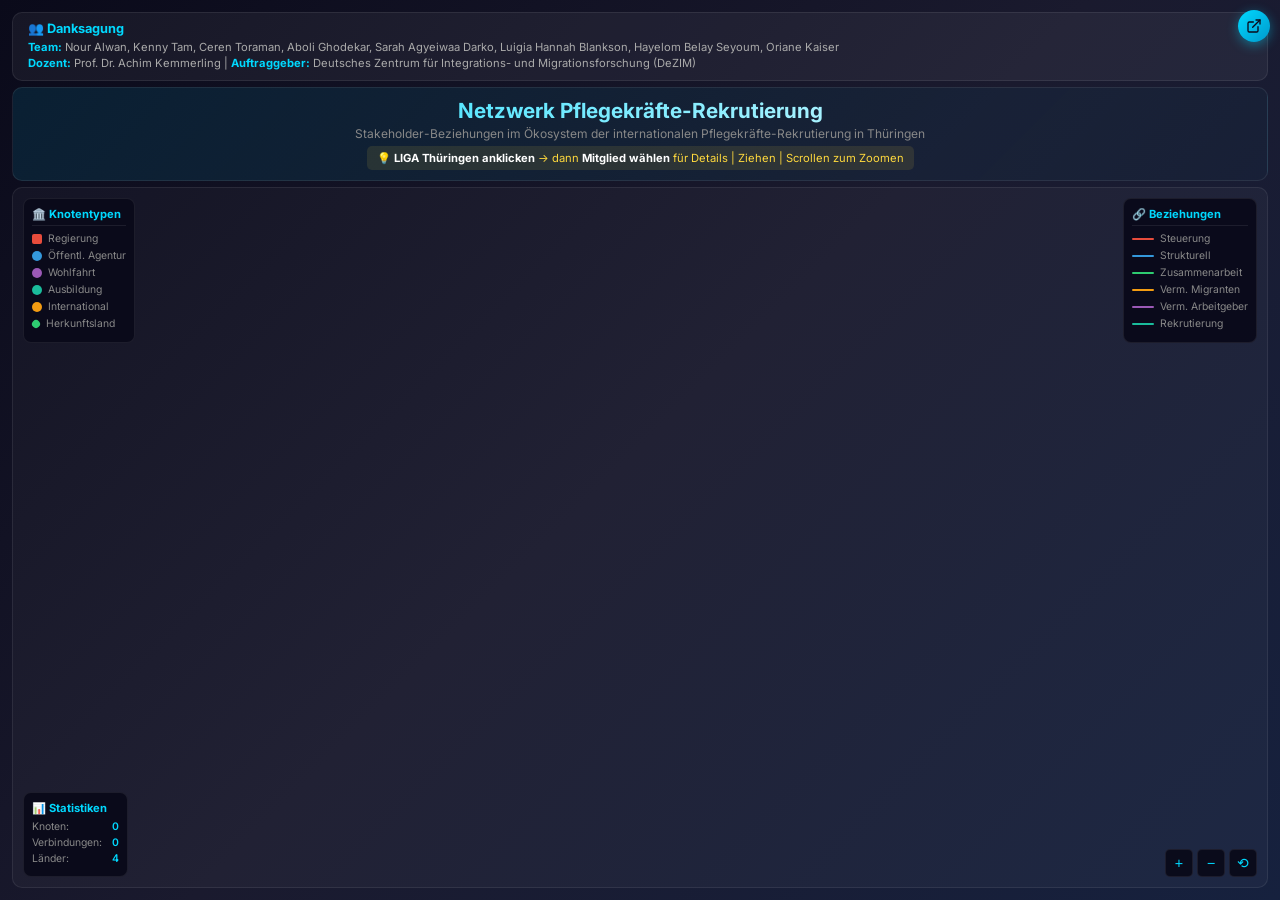
<file: WORK/shiny/apps/care_workers_thuringia/www/viz/network_dashboard:de.html>
<!DOCTYPE html>
<html lang="de">
<head>
    <meta charset="UTF-8">
    <meta name="viewport" content="width=device-width, initial-scale=1.0">
    <title>Rekrutierungsnetzwerk – Pflegekräfte in Thüringen</title>
    <script src="https://d3js.org/d3.v7.min.js"></script>
    <style>
        @import url('https://fonts.googleapis.com/css2?family=Inter:wght@300;400;500;600;700&display=swap');
        
        * { margin: 0; padding: 0; box-sizing: border-box; }

        :root {
            --primary: #00d9ff;
            --primary-dark: #0099cc;
            --secondary: #ff6b6b;
            --accent: #ffd93d;
            --success: #6bcb77;
            --bg-dark: #0a0a1a;
            --bg-card: rgba(255, 255, 255, 0.03);
            --border: rgba(255, 255, 255, 0.08);
            --text: #e4e4e4;
            --text-muted: #888;
        }

        body {
            font-family: 'Inter', sans-serif;
            background: linear-gradient(135deg, #0a0a1a 0%, #1a1a2e 50%, #16213e 100%);
            min-height: 100vh;
            color: var(--text);
            overflow: hidden;
        }

        .container {
            display: flex;
            flex-direction: column;
            height: 100vh;
            padding: 12px;
        }

        .credits-section {
            background: rgba(255, 255, 255, 0.05);
            border-radius: 10px;
            padding: 8px 15px;
            border: 1px solid var(--border);
            margin-bottom: 6px;
        }

        .credits-section h2 {
            color: var(--primary);
            margin-bottom: 4px;
            font-size: 0.8rem;
            display: flex;
            align-items: center;
            gap: 6px;
        }

        .credits-section p {
            color: #aaa;
            font-size: 0.7rem;
            margin: 2px 0;
        }

        .credits-section strong { color: var(--primary); }

        header {
            text-align: center;
            padding: 10px;
            background: linear-gradient(135deg, rgba(0, 217, 255, 0.1), rgba(0, 217, 255, 0.02));
            border-radius: 10px;
            border: 1px solid var(--border);
            margin-bottom: 6px;
        }

        h1 {
            font-size: 1.3rem;
            font-weight: 700;
            background: linear-gradient(135deg, var(--primary), #fff);
            -webkit-background-clip: text;
            -webkit-text-fill-color: transparent;
            background-clip: text;
            margin-bottom: 3px;
        }

        .subtitle { color: var(--text-muted); font-size: 0.75rem; }

        .instructions {
            color: var(--accent);
            font-size: 0.7rem;
            margin-top: 5px;
            padding: 5px 10px;
            background: rgba(255, 217, 61, 0.1);
            border-radius: 5px;
            display: inline-block;
        }

        .instructions strong { color: #fff; }

        .network-container {
            flex: 1;
            background: var(--bg-card);
            border: 1px solid var(--border);
            border-radius: 10px;
            position: relative;
            overflow: hidden;
        }

        #network { width: 100%; height: 100%; }

        .view-indicator {
            position: absolute;
            top: 50%;
            left: 50%;
            transform: translate(-50%, -50%);
            background: rgba(10, 10, 26, 0.95);
            border: 2px solid var(--primary);
            border-radius: 14px;
            padding: 18px 25px;
            text-align: center;
            z-index: 200;
            opacity: 0;
            pointer-events: none;
            transition: opacity 0.3s ease;
        }

        .view-indicator.visible { opacity: 1; }
        .view-indicator h3 { color: var(--primary); font-size: 1rem; margin-bottom: 6px; }
        .view-indicator p { color: var(--text-muted); font-size: 0.8rem; }

        .legend, .relationship-legend {
            position: absolute;
            top: 10px;
            background: rgba(10, 10, 26, 0.95);
            border: 1px solid var(--border);
            border-radius: 8px;
            padding: 8px;
            z-index: 100;
            font-size: 0.65rem;
        }

        .legend { left: 10px; max-width: 180px; }
        .relationship-legend { right: 10px; max-width: 200px; }

        .legend h3, .relationship-legend h3 {
            color: var(--primary);
            font-size: 0.7rem;
            margin-bottom: 6px;
            border-bottom: 1px solid var(--border);
            padding-bottom: 4px;
        }

        .legend-item, .rel-item {
            display: flex;
            align-items: center;
            gap: 6px;
            margin: 4px 0;
            color: var(--text-muted);
        }

        .legend-color {
            width: 10px;
            height: 10px;
            border-radius: 50%;
            flex-shrink: 0;
        }

        .legend-color.square { border-radius: 2px; }
        .legend-color.diamond { width: 8px; height: 8px; transform: rotate(45deg); }

        .rel-line {
            width: 22px;
            height: 2px;
            flex-shrink: 0;
            border-radius: 1px;
        }

        .tooltip {
            position: absolute;
            background: rgba(10, 10, 26, 0.98);
            border: 1px solid var(--primary);
            border-radius: 8px;
            padding: 10px;
            pointer-events: none;
            opacity: 0;
            transition: opacity 0.2s ease;
            z-index: 1000;
            max-width: 280px;
            box-shadow: 0 6px 25px rgba(0, 217, 255, 0.3);
            font-size: 0.75rem;
        }

        .tooltip.visible { opacity: 1; }
        .tooltip h4 {
            color: var(--primary);
            font-size: 0.85rem;
            margin-bottom: 6px;
            border-bottom: 1px solid var(--border);
            padding-bottom: 4px;
        }

        .tooltip-row { display: flex; gap: 6px; margin: 3px 0; }
        .tooltip-label { color: var(--text-muted); min-width: 55px; }
        .tooltip-value { color: var(--text); word-break: break-word; }
        .tooltip-value a { color: var(--primary); text-decoration: none; }

        .tooltip-click-hint {
            margin-top: 6px;
            padding-top: 6px;
            border-top: 1px solid var(--border);
            color: var(--accent);
            font-size: 0.7rem;
            text-align: center;
        }

        .stats-panel {
            position: absolute;
            bottom: 10px;
            left: 10px;
            background: rgba(10, 10, 26, 0.95);
            border: 1px solid var(--border);
            border-radius: 8px;
            padding: 8px;
            z-index: 100;
            font-size: 0.65rem;
        }

        .stats-panel h3 { color: var(--primary); font-size: 0.7rem; margin-bottom: 5px; }
        .stat-row { display: flex; justify-content: space-between; margin: 3px 0; gap: 10px; }
        .stat-label { color: var(--text-muted); }
        .stat-value { color: var(--primary); font-weight: 600; }

        .back-btn {
            position: absolute;
            bottom: 10px;
            left: 50%;
            transform: translateX(-50%);
            padding: 8px 20px;
            background: linear-gradient(135deg, var(--primary), var(--primary-dark));
            border: none;
            border-radius: 20px;
            color: var(--bg-dark);
            font-weight: 600;
            cursor: pointer;
            font-size: 0.8rem;
            z-index: 100;
            transition: all 0.3s ease;
            opacity: 0;
            pointer-events: none;
            box-shadow: 0 4px 12px rgba(0, 217, 255, 0.4);
        }

        .back-btn.visible { opacity: 1; pointer-events: auto; }
        .back-btn:hover { transform: translateX(-50%) scale(1.05); }

        .zoom-controls {
            position: absolute;
            bottom: 10px;
            right: 10px;
            display: flex;
            gap: 4px;
            z-index: 100;
        }

        .zoom-btn {
            width: 28px;
            height: 28px;
            border-radius: 5px;
            background: rgba(10, 10, 26, 0.95);
            border: 1px solid var(--border);
            color: var(--primary);
            font-size: 0.9rem;
            cursor: pointer;
            display: flex;
            align-items: center;
            justify-content: center;
            transition: all 0.3s ease;
        }

        .zoom-btn:hover {
            background: var(--primary);
            color: var(--bg-dark);
            border-color: var(--primary);
        }

        .open-tab-btn {
            position: fixed;
            top: 10px;
            right: 10px;
            width: 32px;
            height: 32px;
            border-radius: 50%;
            background: linear-gradient(135deg, #00d9ff, #0099cc);
            border: none;
            cursor: pointer;
            box-shadow: 0 3px 12px rgba(0, 217, 255, 0.4);
            z-index: 9999;
            display: flex;
            align-items: center;
            justify-content: center;
            transition: all 0.3s ease;
        }

        .open-tab-btn:hover { transform: scale(1.1); }

        .node { cursor: pointer; transition: all 0.3s ease; }
        .node:hover { filter: brightness(1.3); }
        .node.clickable:hover { filter: brightness(1.4) drop-shadow(0 0 8px rgba(0, 217, 255, 0.5)); }

        .node-label {
            font-size: 7px;
            fill: var(--text);
            text-anchor: middle;
            pointer-events: none;
            text-shadow: 0 0 3px rgba(0,0,0,0.9), 0 0 6px rgba(0,0,0,0.8);
        }

        .link { fill: none; stroke-opacity: 0.6; }
        .link:hover { stroke-opacity: 1; stroke-width: 3px !important; }

        .entity-node { cursor: pointer; }
        .entity-node:hover { filter: brightness(1.2) drop-shadow(0 0 6px rgba(255, 217, 61, 0.5)); }

        /* Detail Panel for Entity View */
        .detail-panel {
            position: absolute;
            top: 50%;
            left: 50%;
            transform: translate(-50%, -50%);
            background: rgba(10, 10, 26, 0.98);
            border: 2px solid var(--primary);
            border-radius: 16px;
            padding: 25px 35px;
            z-index: 300;
            max-width: 450px;
            min-width: 350px;
            box-shadow: 0 15px 50px rgba(0, 217, 255, 0.4);
            opacity: 0;
            pointer-events: none;
            transition: all 0.3s ease;
        }

        .detail-panel.visible { opacity: 1; pointer-events: auto; }

        .detail-panel h3 {
            color: var(--primary);
            font-size: 1.2rem;
            margin-bottom: 15px;
            padding-bottom: 10px;
            border-bottom: 1px solid var(--border);
        }

        .detail-row {
            display: flex;
            margin: 10px 0;
            font-size: 0.9rem;
        }

        .detail-label {
            color: var(--text-muted);
            min-width: 100px;
            font-weight: 500;
        }

        .detail-value { color: var(--text); }
        .detail-value a { color: var(--primary); text-decoration: none; }
        .detail-value a:hover { text-decoration: underline; }

        .detail-close {
            position: absolute;
            top: 15px;
            right: 15px;
            width: 30px;
            height: 30px;
            border-radius: 50%;
            background: rgba(255, 255, 255, 0.1);
            border: 1px solid var(--border);
            color: var(--text-muted);
            cursor: pointer;
            font-size: 1.2rem;
            display: flex;
            align-items: center;
            justify-content: center;
            transition: all 0.2s;
        }

        .detail-close:hover {
            background: var(--primary);
            color: var(--bg-dark);
            border-color: var(--primary);
        }

        .umbrella-badge {
            display: inline-block;
            padding: 4px 12px;
            border-radius: 15px;
            font-size: 0.8rem;
            font-weight: 500;
            margin-top: 10px;
        }

        @keyframes pulse {
            0% { transform: scale(1); opacity: 0.5; }
            50% { transform: scale(1.2); opacity: 0.2; }
            100% { transform: scale(1); opacity: 0.5; }
        }
    </style>
</head>
<body>
    <div class="container">
        <section class="credits-section">
            <h2>👥 Danksagung</h2>
            <p><strong>Team:</strong> Nour Alwan, Kenny Tam, Ceren Toraman, Aboli Ghodekar, Sarah Agyeiwaa Darko, Luigia Hannah Blankson, Hayelom Belay Seyoum, Oriane Kaiser</p>
            <p><strong>Dozent:</strong> Prof. Dr. Achim Kemmerling | <strong>Auftraggeber:</strong> Deutsches Zentrum für Integrations- und Migrationsforschung (DeZIM)</p>
        </section>

        <header>
            <h1>Netzwerk Pflegekräfte-Rekrutierung</h1>
            <p class="subtitle">Stakeholder-Beziehungen im Ökosystem der internationalen Pflegekräfte-Rekrutierung in Thüringen</p>
            <p class="instructions">💡 <strong>LIGA Thüringen anklicken</strong> → dann <strong>Mitglied wählen</strong> für Details | Ziehen | Scrollen zum Zoomen</p>
        </header>

        <div class="network-container">
            <svg id="network"></svg>
            
            <div class="view-indicator" id="viewIndicator">
                <h3>Laden...</h3>
                <p>Netzwerk wird erweitert</p>
            </div>
            
            <div class="legend" id="nodeLegend">
                <h3>🏛️ Knotentypen</h3>
                <div class="legend-item"><div class="legend-color square" style="background: #e74c3c;"></div><span>Regierung</span></div>
                <div class="legend-item"><div class="legend-color" style="background: #3498db;"></div><span>Öffentl. Agentur</span></div>
                <div class="legend-item"><div class="legend-color" style="background: #9b59b6;"></div><span>Wohlfahrt</span></div>
                <div class="legend-item"><div class="legend-color" style="background: #1abc9c;"></div><span>Ausbildung</span></div>
                <div class="legend-item"><div class="legend-color" style="background: #f39c12;"></div><span>International</span></div>
                <div class="legend-item"><div class="legend-color diamond" style="background: #2ecc71;"></div><span>Herkunftsland</span></div>
            </div>

            <div class="relationship-legend" id="relLegend">
                <h3>🔗 Beziehungen</h3>
                <div class="rel-item"><div class="rel-line" style="background: #e74c3c;"></div><span>Steuerung</span></div>
                <div class="rel-item"><div class="rel-line" style="background: #3498db;"></div><span>Strukturell</span></div>
                <div class="rel-item"><div class="rel-line" style="background: #2ecc71;"></div><span>Zusammenarbeit</span></div>
                <div class="rel-item"><div class="rel-line" style="background: #f39c12;"></div><span>Verm. Migranten</span></div>
                <div class="rel-item"><div class="rel-line" style="background: #9b59b6;"></div><span>Verm. Arbeitgeber</span></div>
                <div class="rel-item"><div class="rel-line" style="background: #1abc9c;"></div><span>Rekrutierung</span></div>
            </div>

            <div class="stats-panel" id="statsPanel">
                <h3>📊 Statistiken</h3>
                <div class="stat-row"><span class="stat-label">Knoten:</span><span class="stat-value" id="totalNodes">0</span></div>
                <div class="stat-row"><span class="stat-label">Verbindungen:</span><span class="stat-value" id="totalLinks">0</span></div>
                <div class="stat-row"><span class="stat-label">Länder:</span><span class="stat-value" id="totalCountries">4</span></div>
            </div>

            <button class="back-btn" id="backBtn">↻ Zurück zum Hauptnetzwerk</button>

            <div class="zoom-controls">
                <button class="zoom-btn" id="zoomIn" title="Vergrößern">+</button>
                <button class="zoom-btn" id="zoomOut" title="Verkleinern">−</button>
                <button class="zoom-btn" id="zoomReset" title="Zurücksetzen">⟲</button>
            </div>
            
            <div class="tooltip" id="tooltip"></div>

            <!-- Detail Panel for Entity Click -->
            <div class="detail-panel" id="detailPanel">
                <button class="detail-close" id="detailClose">×</button>
                <h3 id="detailTitle">Organization Name</h3>
                <div class="detail-row"><span class="detail-label">Dachverband:</span><span class="detail-value" id="detailUmbrella">-</span></div>
                <div class="detail-row"><span class="detail-label">Standort:</span><span class="detail-value" id="detailLocation">-</span></div>
                <div class="detail-row"><span class="detail-label">E-Mail:</span><span class="detail-value" id="detailEmail">-</span></div>
                <div class="detail-row"><span class="detail-label">Website:</span><span class="detail-value" id="detailWebsite">-</span></div>
                <div id="detailBadge"></div>
            </div>
        </div>
    </div>

    <button class="open-tab-btn" onclick="window.open(window.location.href, '_blank')" title="In neuem Tab öffnen">
        <svg width="16" height="16" viewBox="0 0 24 24" fill="none" stroke="#0a0a1a" stroke-width="2" stroke-linecap="round" stroke-linejoin="round">
            <path d="M18 13v6a2 2 0 0 1-2 2H5a2 2 0 0 1-2-2V8a2 2 0 0 1 2-2h6"/>
            <polyline points="15 3 21 3 21 9"/>
            <line x1="10" y1="14" x2="21" y2="3"/>
        </svg>
    </button>

    <script>
        // ===========================================
        // NETWORK DATA
        // ===========================================

        const mainNodes = [
            { id: "ministry_labor", name: "Arbeitsministerium", type: "government", fullName: "Thüringer Ministerium für Arbeit, Soziales, Gesundheit, Frauen und Familie", role: "Beratende Rolle bei Fachkräftesicherung", location: "Erfurt" },
            { id: "ministry_economic", name: "Wirtschaftsministerium", type: "government", fullName: "Thüringer Ministerium für Wirtschaft, Wissenschaft und Digitale Gesellschaft", role: "Förderung und Wirtschaftspolitik", location: "Erfurt" },
            { id: "landesverwaltungsamt", name: "Landesverwaltungsamt", type: "government", fullName: "Landesverwaltungsamt Thüringen", role: "Anerkennungsbehörde für Qualifikationen", location: "Weimar" },
            { id: "thaff", name: "ThAFF", type: "public_agency", fullName: "Thüringer Agentur für Fachkräftegewinnung", role: "Landesagentur für Fachkräftegewinnung", location: "Erfurt", website: "https://thaff-thueringen.de/" },
            { id: "leg", name: "LEG", type: "public_agency", fullName: "Landesentwicklungsgesellschaft Thüringen mbH", role: "Landesentwicklungsgesellschaft", location: "Erfurt", website: "https://www.leg-thueringen.de/", email: "info@leg-thueringen.de" },
            { id: "gps", name: "GPS", type: "public_agency", fullName: "German Professional School", role: "Serviceeinheit der LEG", location: "Erfurt", website: "https://www.german-professional-school.de/", email: "gps-serviceeinheit@leg-thueringen.de" },
            { id: "zav", name: "ZAV", type: "public_agency", fullName: "Zentrale Auslands- und Fachvermittlung", role: "Bundesagentur für Auslandsvermittlung", location: "Bonn", website: "https://www.arbeitsagentur.de/vor-ort/zav/startseite" },
            { id: "ihk", name: "IHK", type: "public_agency", fullName: "Industrie- und Handelskammer", role: "Industrie- und Handelskammer", location: "Erfurt" },
            { id: "liga", name: "LIGA Thüringen", type: "welfare", fullName: "LIGA der Freien Wohlfahrtspflege in Thüringen", role: "Klicken: 59 Mitgliedsorganisationen erkunden!", location: "Erfurt", website: "https://liga-thueringen.de/", expandable: true, memberCount: 59 },
            { id: "awo", name: "AWO", type: "welfare", fullName: "AWO AJS gGmbH", role: "Wohlfahrtsorganisation", location: "Erfurt", website: "https://www.awo-ajs-thueringen.de/", email: "AJSgGmbH@awo-thueringen.de" },
            { id: "diakonie", name: "Diakonie", type: "welfare", fullName: "Diako Thüringen gem. GmbH", role: "Kirchliche Wohlfahrt", location: "Eisenach", website: "https://www.diako-thueringen.de/", email: "info@diako-thueringen.de" },
            { id: "ibs", name: "IBS", type: "training", fullName: "Institut für Berufsbildung und Sozialmanagement gGmbH", role: "Ausbildung institution", location: "Erfurt", website: "https://ibs-thueringen.de/", email: "info@ibs-thueringen.de" },
            { id: "isgt", name: "ISGT", type: "training", fullName: "Internationales Servicebüro für die Gesundheits- und Sozialwirtschaft", role: "Internationales Servicebüro", location: "Erfurt" },
            { id: "goethe", name: "Goethe Institut", type: "international", fullName: "Goethe-Institut", role: "Sprachausbildung", location: "Multiple", website: "https://www.goethe.de/" },
            { id: "gca", name: "German Competence Academy", type: "international", fullName: "German Competence Academy Vietnam", role: "Rekrutierung Vietnam", location: "Hanoi", website: "https://www.gca-vietnam.com.vn/" },
            { id: "udn", name: "University of Da Nang", type: "international", fullName: "University of Da Nang", role: "Akademischer Partner", location: "Da Nang", website: "https://www.udn.vn/english" },
            { id: "apal", name: "Project APAL", type: "international", fullName: "Project APAL (Mexico)", role: "Auszubildendenprogramm", location: "Mexico" },
            { id: "india_recruiter", name: "Recruiter (India)", type: "international", fullName: "External Rekrutierung Partners", role: "Rekrutierung qualifizierter Migranten", location: "India" },
            { id: "vietnam", name: "Vietnam", type: "country", fullName: "Socialist Republic of Vietnam", role: "Hauptquelle (17 Nennungen)", mentions: 17 },
            { id: "mexico", name: "Mexico", type: "country", fullName: "United Mexican States", role: "Wachsende Quelle (10 Nennungen)", mentions: 10 },
            { id: "india", name: "India", type: "country", fullName: "Republic of India", role: "Fachkräfte (8 Nennungen)", mentions: 8 },
            { id: "el_salvador", name: "El Salvador", type: "country", fullName: "Republic of El Salvador", role: "Neue Quelle (5 Nennungen)", mentions: 5 }
        ];

        const mainLinks = [
            { source: "ministry_labor", target: "thaff", type: "governance", label: "Beratende Aufsicht" },
            { source: "ministry_economic", target: "leg", type: "governance", label: "Förderung & Politik" },
            { source: "ministry_economic", target: "gps", type: "governance", label: "Förderung" },
            { source: "landesverwaltungsamt", target: "leg", type: "governance", label: "Qualifikationsanerkennung" },
            { source: "leg", target: "gps", type: "structural", label: "GPS in LEG integriert" },
            { source: "leg", target: "thaff", type: "structural", label: "Operative Verbindung" },
            { source: "awo", target: "ibs", type: "structural", label: "IBS ist Tochtergesellschaft" },
            { source: "ibs", target: "isgt", type: "structural", label: "Projektkoordination" },
            { source: "thaff", target: "liga", type: "collaboration", label: "Regelmäßige Treffen" },
            { source: "liga", target: "awo", type: "collaboration", label: "Mitglied" },
            { source: "liga", target: "diakonie", type: "collaboration", label: "Mitglied" },
            { source: "awo", target: "leg", type: "collaboration", label: "Partnerschaft" },
            { source: "awo", target: "thaff", type: "collaboration", label: "Zusammenarbeit" },
            { source: "diakonie", target: "leg", type: "collaboration", label: "Partnerschaft" },
            { source: "diakonie", target: "zav", type: "collaboration", label: "Rekrutierung" },
            { source: "ibs", target: "awo", type: "collaboration", label: "Organisatorische Verbindung" },
            { source: "leg", target: "goethe", type: "mediation_migrants", label: "Sprachkoordination" },
            { source: "awo", target: "goethe", type: "mediation_migrants", label: "Sprachvorbereitung" },
            { source: "awo", target: "gca", type: "mediation_migrants", label: "Rekrutierung Vietnam" },
            { source: "awo", target: "udn", type: "mediation_migrants", label: "Akademische Rekrutierung" },
            { source: "ibs", target: "goethe", type: "mediation_migrants", label: "Sprache" },
            { source: "diakonie", target: "goethe", type: "mediation_migrants", label: "Sprache support" },
            { source: "leg", target: "gps", type: "mediation_employers", label: "Arbeitgeberdienste" },
            { source: "leg", target: "ihk", type: "mediation_employers", label: "Arbeitgebernetzwerk" },
            { source: "goethe", target: "vietnam", type: "recruitment_source", label: "Primär" },
            { source: "gca", target: "vietnam", type: "recruitment_source", label: "Partner" },
            { source: "udn", target: "vietnam", type: "recruitment_source", label: "Akademisch" },
            { source: "apal", target: "mexico", type: "recruitment_source", label: "Auszubildende" },
            { source: "awo", target: "mexico", type: "recruitment_source", label: "Wachsend" },
            { source: "india_recruiter", target: "india", type: "recruitment_source", label: "Qualifiziert" },
            { source: "awo", target: "el_salvador", type: "recruitment_source", label: "Neu" }
        ];

        // LIGA Mitglieds with full details
        const ligaMitglieds = [
            { name: "Kath. Altenpflegeheime Breitenworbis", umbrella: "Caritas", location: "Breitenworbis", email: "info@altenpflegeheim-breitenworbis.de", website: "https://www.altenpflegeheim-breitenworbis.com/" },
            { name: "PflegeCentrum Sonnenschein GmbH", umbrella: "Privat", location: "Gerstungen", email: "info@pflegesonnenschein.de", website: "https://pflegesonnenschein.de/" },
            { name: "Pflegedienst Anita Lüneberg GmbH", umbrella: "Privat", location: "Jena", email: "info@pflege-lueneberg.de", website: "https://www.pflege-lueneberg.de/" },
            { name: "LaVitaCura Pflegedienst GmbH", umbrella: "Privat", location: "Mühlhausen", email: "pflege@lavitacura.de", website: "https://www.lavitacura.com/" },
            { name: "HK Pflegedienst gemeinnützige GmbH", umbrella: "Privat", location: "Nesse-Apfelstädt", email: "info@hk-pflegedienst.de", website: "https://hk-pflegedienst.de/" },
            { name: "Diakonisches Altenhilfezentrum Saalfeld-Rudolstadt", umbrella: "Diakonie", location: "Rudolstadt", website: "https://www.diakonie-in-rudolstadt.de/" },
            { name: "soweno Altenhilfe gGmbH", umbrella: "Privat", location: "Nordhausen", email: "info@soweno.de", website: "https://soweno.de/" },
            { name: "Saale-Betreuungswerk der Lebenshilfe Jena", umbrella: "Paritätische", location: "Jena", email: "info@sbw-jena.de", website: "https://sbw-jena.info/" },
            { name: "AWO Soziale Dienste gGmbH Gotha", umbrella: "AWO", location: "Gotha", email: "geschaeftsstelle@awo-gotha.de", website: "https://www.awo-gotha.de/" },
            { name: "AWO Soziale Dienste Rudolstadt gGmbH", umbrella: "AWO", location: "Rudolstadt", website: "https://www.awo-rudolstadt.de/" },
            { name: "Diakonie Sozialdienst Thüringen gGmbH", umbrella: "Diakonie", location: "Weimar", email: "S.Wieduwilt-Erthel@diakonie-wl.de", website: "https://www.diakonie-wl.de/" },
            { name: "Diakonie-Sozialstation Ilmenau", umbrella: "Diakonie", location: "Ilmenau", email: "pflege@dsst-ilmenau.de", website: "https://www.diakonie-sozialstation-ilmenau.de/" },
            { name: "IBS - Institut für Berufsbildung", umbrella: "Paritätische", location: "Erfurt", email: "info@ibs-thueringen.de", website: "https://ibs-thueringen.de/" },
            { name: "parisat GmbH", umbrella: "Paritätische", location: "Neudietendorf", email: "kontakt@parisat.de", website: "https://www.parisat.de/" },
            { name: "Diakonie Sozialstation St. Elisabeth", umbrella: "Diakonie", location: "Gebesee", email: "verwaltungsleitung@diakonie-gebesee.de", website: "https://www.diakonie-gebesee.de/" },
            { name: "AWO Landesverband Thüringen e.V.", umbrella: "AWO", location: "Erfurt", website: "https://awothueringen.de/" },
            { name: "Caritasverband für das Bistum Erfurt e.V.", umbrella: "Caritas", location: "Erfurt", email: "dicv-erfurt@caritas-bistum-erfurt.de", website: "https://www.caritas-bistum-erfurt.de/" },
            { name: "DRK Landesverband Thüringen e.V.", umbrella: "DRK", location: "Erfurt", email: "info@drk-thueringen.de", website: "https://www.drk-thueringen.de/" },
            { name: "Diako Thüringen gem. GmbH", umbrella: "Diakonie", location: "Eisenach", email: "info@diako-thueringen.de", website: "https://www.diako-thueringen.de/" },
            { name: "AWO AJS gGmbH", umbrella: "AWO", location: "Erfurt", email: "AJSgGmbH@awo-thueringen.de", website: "https://www.awo-ajs-thueringen.de/" },
            { name: "Johanniter Landesverband Sachsen-Anhalt/Thüringen", umbrella: "Johanniter", location: "Erfurt", website: "https://www.johanniter.de/juh/lv-sat/" },
            { name: "Lebenshilfe im Alter GmbH", umbrella: "Paritätische", location: "Meiningen", email: "info@lebenshilfe-suedthueringen.de", website: "https://lebenshilfe-im-alter.de/" },
            { name: "AWO Seniorenzentrum Erfurt", umbrella: "AWO", location: "Erfurt", email: "seniorenpflegeheim.ef@awo-thueringen.de", website: "https://www.pflegeheim-erfurt.de/" },
            { name: "Augusta-Viktoria-Stift", umbrella: "Diakonie", location: "Erfurt", email: "info@augusta-viktoria-stift.de", website: "https://www.augusta-viktoria-stift.de/" },
            { name: "DRK Kreisverband Saale-Orla e.V.", umbrella: "DRK", location: "Schleiz", email: "info@drk-sok.de", website: "https://www.drk-sok.de/" },
            { name: "Johanniter Seniorenhäuser Bethesda Eisenberg", umbrella: "Johanniter", location: "Eisenberg", website: "https://www.johanniter.de/johanniter-seniorenhaeuser/" },
            { name: "ASB Regionalverband Ostthüringen e.V.", umbrella: "Paritätische", location: "Gera", website: "https://www.asb-gera.de/" },
            { name: "AWO Saale-Orla-Kreis", umbrella: "AWO", location: "Pößneck", email: "info@awo-sok.de", website: "https://www.awo-sok.de/" },
            { name: "Volkssolidarität KV Schmalkalden-Meiningen", umbrella: "Paritätische", location: "Meiningen", email: "info@vs-sm.de", website: "https://www.vs-sm.de/" },
            { name: "Novalis Diakonieverein e.V.", umbrella: "Diakonie", location: "Ebeleben", email: "info@novalis-diakonie.de", website: "https://www.novalis-diakonie.de/" }
        ];

        const umbrellaColors = {
            "AWO": "#ff6b6b",
            "Diakonie": "#4ecdc4",
            "Caritas": "#ffd93d",
            "DRK": "#e74c3c",
            "Paritätische": "#9b59b6",
            "Johanniter": "#3498db",
            "Privat": "#95a5a6"
        };

        const nodeColors = {
            government: "#e74c3c",
            public_agency: "#3498db",
            welfare: "#9b59b6",
            training: "#1abc9c",
            international: "#f39c12",
            country: "#2ecc71"
        };

        const linkColors = {
            governance: "#e74c3c",
            structural: "#3498db",
            collaboration: "#2ecc71",
            mediation_migrants: "#f39c12",
            mediation_employers: "#9b59b6",
            recruitment_source: "#1abc9c",
            membership: "#9b59b6"
        };

        // ===========================================
        // D3 SETUP
        // ===========================================

        const container = document.querySelector('.network-container');
        const svg = d3.select('#network');
        let width = container.clientWidth;
        let height = container.clientHeight;

        svg.attr('width', width).attr('height', height);

        const tooltip = document.getElementById('tooltip');
        const backBtn = document.getElementById('backBtn');
        const viewIndicator = document.getElementById('viewIndicator');
        const detailPanel = document.getElementById('detailPanel');

        let currentView = 'main';
        let mainGroup;
        let simulation;

        const zoom = d3.zoom()
            .scaleExtent([0.3, 3])
            .on('zoom', (event) => {
                if (mainGroup) mainGroup.attr('transform', event.transform);
            });

        svg.call(zoom);

        const defs = svg.append('defs');
        Object.entries(linkColors).forEach(([type, color]) => {
            defs.append('marker')
                .attr('id', `arrow-${type}`)
                .attr('viewBox', '0 -5 10 10')
                .attr('refX', 20)
                .attr('refY', 0)
                .attr('markerWidth', 4)
                .attr('markerHeight', 4)
                .attr('orient', 'auto')
                .append('path')
                .attr('fill', color)
                .attr('d', 'M0,-5L10,0L0,5');
        });

        // ===========================================
        // RENDER MAIN VIEW
        // ===========================================

        function renderMainView() {
            currentView = 'main';
            backBtn.classList.remove('visible');
            detailPanel.classList.remove('visible');
            svg.selectAll('.main-group').remove();
            svg.call(zoom.transform, d3.zoomIdentity);

            document.getElementById('totalNodes').textContent = mainNodes.length;
            document.getElementById('totalLinks').textContent = mainLinks.length;

            resetLegends();

            const nodes = mainNodes.map(d => ({...d}));
            const links = mainLinks.map(d => ({...d}));

            mainGroup = svg.append('g').attr('class', 'main-group');

            simulation = d3.forceSimulation(nodes)
                .force('link', d3.forceLink(links).id(d => d.id).distance(90))
                .force('charge', d3.forceManyBody().strength(-300))
                .force('center', d3.forceCenter(width / 2, height / 2))
                .force('collision', d3.forceCollide().radius(40));

            const linkElements = mainGroup.append('g')
                .selectAll('line')
                .data(links)
                .enter()
                .append('line')
                .attr('class', 'link')
                .attr('stroke', d => linkColors[d.type])
                .attr('stroke-width', 1.5)
                .attr('marker-end', d => `url(#arrow-${d.type})`)
                .on('mouseover', (event, d) => showLinkTooltip(event, d))
                .on('mouseout', hideTooltip);

            const nodeElements = mainGroup.append('g')
                .selectAll('g')
                .data(nodes)
                .enter()
                .append('g')
                .attr('class', d => d.expandable ? 'node clickable' : 'node')
                .call(d3.drag().on('start', dragStarted).on('drag', dragged).on('end', dragEnded))
                .on('mouseover', (event, d) => showNodeTooltip(event, d))
                .on('mouseout', hideTooltip)
                .on('click', (event, d) => { if (d.expandable) expandLigaView(d); });

            nodeElements.each(function(d) {
                const node = d3.select(this);
                const color = nodeColors[d.type];
                
                if (d.type === 'government') {
                    node.append('rect').attr('width', 28).attr('height', 28).attr('x', -14).attr('y', -14).attr('rx', 3)
                        .attr('fill', color).attr('stroke', '#fff').attr('stroke-width', 1.5);
                } else if (d.type === 'country') {
                    node.append('rect').attr('width', 22).attr('height', 22).attr('x', -11).attr('y', -11)
                        .attr('transform', 'rotate(45)').attr('fill', color).attr('stroke', '#fff').attr('stroke-width', 1.5);
                } else {
                    const r = d.expandable ? 24 : (d.type === 'welfare' || d.type === 'public_agency' ? 18 : 14);
                    node.append('circle').attr('r', r).attr('fill', color)
                        .attr('stroke', d.expandable ? '#ffd93d' : '#fff').attr('stroke-width', d.expandable ? 2.5 : 1.5);
                    if (d.expandable) {
                        node.append('circle').attr('r', r + 4).attr('fill', 'none')
                            .attr('stroke', '#ffd93d').attr('stroke-width', 1).attr('opacity', 0.5)
                            .style('animation', 'pulse 2s infinite');
                    }
                }
            });

            nodeElements.append('text').attr('class', 'node-label').attr('dy', d => d.type === 'country' ? 28 : 24)
                .text(d => d.name).style('font-weight', '500');

            simulation.on('tick', () => {
                linkElements.attr('x1', d => d.source.x).attr('y1', d => d.source.y)
                    .attr('x2', d => d.target.x).attr('y2', d => d.target.y);
                nodeElements.attr('transform', d => `translate(${d.x}, ${d.y})`);
            });
        }

        // ===========================================
        // RENDER LIGA EXPANDED VIEW
        // ===========================================

        function expandLigaView(ligaNode) {
            viewIndicator.querySelector('h3').textContent = 'LIGA Thüringen';
            viewIndicator.querySelector('p').textContent = 'Mitgliedsorganisationen werden geladen...';
            viewIndicator.classList.add('visible');

            setTimeout(() => {
                viewIndicator.classList.remove('visible');
                currentView = 'liga';
                backBtn.classList.add('visible');
                backBtn.textContent = '↻ Zurück zum Hauptnetzwerk';
                
                if (simulation) simulation.stop();
                svg.selectAll('.main-group').remove();
                svg.call(zoom.transform, d3.zoomIdentity);

                document.getElementById('totalNodes').textContent = ligaMitglieds.length + 1;
                document.getElementById('totalLinks').textContent = ligaMitglieds.length;

                document.getElementById('nodeLegend').innerHTML = `
                    <h3>🏛️ Dachverbände</h3>
                    <div class="legend-item"><div class="legend-color" style="background: #ff6b6b;"></div><span>AWO</span></div>
                    <div class="legend-item"><div class="legend-color" style="background: #4ecdc4;"></div><span>Diakonie</span></div>
                    <div class="legend-item"><div class="legend-color" style="background: #ffd93d;"></div><span>Caritas</span></div>
                    <div class="legend-item"><div class="legend-color" style="background: #e74c3c;"></div><span>DRK</span></div>
                    <div class="legend-item"><div class="legend-color" style="background: #9b59b6;"></div><span>Paritätische</span></div>
                    <div class="legend-item"><div class="legend-color" style="background: #3498db;"></div><span>Johanniter</span></div>
                    <div class="legend-item"><div class="legend-color" style="background: #95a5a6;"></div><span>Privat</span></div>
                `;

                document.getElementById('relLegend').innerHTML = `
                    <h3>🔗 Beziehung</h3>
                    <div class="rel-item"><div class="rel-line" style="background: #9b59b6;"></div><span>LIGA Mitglied</span></div>
                    <p style="color: #ffd93d; font-size: 0.65rem; margin-top: 8px;">👆 Mitglied anklicken für Details</p>
                `;

                mainGroup = svg.append('g').attr('class', 'main-group');

                const centerNode = { id: 'liga_center', name: 'LIGA Thüringen', type: 'center', fx: width / 2, fy: height / 2 };
                const memberNodes = ligaMitglieds.map((m, i) => ({ id: `member_${i}`, ...m, type: 'member', index: i }));
                const allNodes = [centerNode, ...memberNodes];
                const memberLinks = memberNodes.map(m => ({ source: 'liga_center', target: m.id, type: 'membership' }));

                const expandedSim = d3.forceSimulation(allNodes)
                    .force('link', d3.forceLink(memberLinks).id(d => d.id).distance(160))
                    .force('charge', d3.forceManyBody().strength(-180))
                    .force('collision', d3.forceCollide().radius(30));

                const linkElements = mainGroup.append('g').selectAll('line').data(memberLinks).enter()
                    .append('line').attr('class', 'link').attr('stroke', '#9b59b6')
                    .attr('stroke-width', 1.2).attr('stroke-opacity', 0.3);

                const centerGroup = mainGroup.append('g').attr('transform', `translate(${width/2}, ${height/2})`);
                centerGroup.append('circle').attr('r', 45).attr('fill', '#9b59b6').attr('stroke', '#fff').attr('stroke-width', 2.5);
                centerGroup.append('text').attr('class', 'node-label').attr('dy', -6).text('LIGA').style('font-size', '12px').style('font-weight', '700');
                centerGroup.append('text').attr('class', 'node-label').attr('dy', 8).text('Thüringen').style('font-size', '8px');
                centerGroup.append('text').attr('class', 'node-label').attr('dy', 20).text(`(${ligaMitglieds.length})`).style('font-size', '7px').style('fill', '#888');

                const memberElements = mainGroup.append('g').selectAll('g').data(memberNodes).enter()
                    .append('g').attr('class', 'entity-node').attr('transform', `translate(${width/2}, ${height/2})`)
                    .on('mouseover', (event, d) => showMitgliedTooltip(event, d))
                    .on('mouseout', hideTooltip)
                    .on('click', (event, d) => showEntityDetail(d));

                memberElements.append('circle').attr('r', 18)
                    .attr('fill', d => umbrellaColors[d.umbrella] || '#95a5a6')
                    .attr('stroke', '#fff').attr('stroke-width', 1.2).attr('opacity', 0.85);

                memberElements.append('text').attr('class', 'node-label').attr('dy', 3)
                    .text((d, i) => i + 1).style('font-size', '9px').style('font-weight', '600');

                memberElements.transition().duration(700).ease(d3.easeElasticOut.amplitude(1).period(0.5))
                    .attr('transform', d => `translate(${d.x || width/2}, ${d.y || height/2})`);

                expandedSim.on('tick', () => {
                    linkElements.attr('x1', width / 2).attr('y1', height / 2)
                        .attr('x2', d => d.target.x).attr('y2', d => d.target.y);
                    memberElements.attr('transform', d => `translate(${d.x}, ${d.y})`);
                });
            }, 400);
        }

        // ===========================================
        // SHOW ENTITY DETAIL PANEL
        // ===========================================

        function showEntityDetail(d) {
            hideTooltip();
            
            document.getElementById('detailTitle').textContent = d.name;
            document.getElementById('detailUmbrella').textContent = d.umbrella;
            document.getElementById('detailLocation').textContent = d.location || '-';
            document.getElementById('detailEmail').textContent = d.email || 'Nicht verfügbar';
            
            if (d.website) {
                document.getElementById('detailWebsite').innerHTML = `<a href="${d.website}" target="_blank">${d.website.replace('https://', '').substring(0, 35)}...</a>`;
            } else {
                document.getElementById('detailWebsite').textContent = 'Nicht verfügbar';
            }

            const badgeColor = umbrellaColors[d.umbrella] || '#95a5a6';
            document.getElementById('detailBadge').innerHTML = `<span class="umbrella-badge" style="background: ${badgeColor}; color: ${d.umbrella === 'Caritas' ? '#000' : '#fff'};">${d.umbrella}</span>`;

            detailPanel.classList.add('visible');
        }

        // ===========================================
        // TOOLTIP FUNCTIONS
        // ===========================================

        function showNodeTooltip(event, d) {
            let content = `<h4>${d.fullName || d.name}</h4>`;
            content += `<div class="tooltip-row"><span class="tooltip-label">Rolle:</span><span class="tooltip-value">${d.role || 'N/A'}</span></div>`;
            if (d.location) content += `<div class="tooltip-row"><span class="tooltip-label">Standort:</span><span class="tooltip-value">${d.location}</span></div>`;
            if (d.expandable) content += `<div class="tooltip-click-hint">👆 Klicken zum Erkunden der Mitglieder</div>`;
            tooltip.innerHTML = content;
            positionTooltip(event);
            tooltip.classList.add('visible');
        }

        function showMitgliedTooltip(event, d) {
            tooltip.innerHTML = `
                <h4>${d.name}</h4>
                <div class="tooltip-row"><span class="tooltip-label">Dachverband:</span><span class="tooltip-value">${d.umbrella}</span></div>
                <div class="tooltip-row"><span class="tooltip-label">Standort:</span><span class="tooltip-value">${d.location}</span></div>
                <div class="tooltip-click-hint">👆 Klicken für vollständige Details</div>
            `;
            positionTooltip(event);
            tooltip.classList.add('visible');
        }

        function showLinkTooltip(event, d) {
            tooltip.innerHTML = `
                <h4>Verbindung</h4>
                <div class="tooltip-row"><span class="tooltip-label">Von:</span><span class="tooltip-value">${d.source.name}</span></div>
                <div class="tooltip-row"><span class="tooltip-label">Nach:</span><span class="tooltip-value">${d.target.name}</span></div>
                <div class="tooltip-row"><span class="tooltip-label">Typ:</span><span class="tooltip-value">${d.label}</span></div>
            `;
            positionTooltip(event);
            tooltip.classList.add('visible');
        }

        function positionTooltip(event) {
            const rect = container.getBoundingClientRect();
            let x = event.clientX - rect.left + 12;
            let y = event.clientY - rect.top + 12;
            if (x + 240 > rect.width) x = event.clientX - rect.left - 260;
            if (y + 140 > rect.height) y = event.clientY - rect.top - 140;
            tooltip.style.left = x + 'px';
            tooltip.style.top = y + 'px';
        }

        function hideTooltip() { tooltip.classList.remove('visible'); }

        function resetLegends() {
            document.getElementById('nodeLegend').innerHTML = `
                <h3>🏛️ Knotentypen</h3>
                <div class="legend-item"><div class="legend-color square" style="background: #e74c3c;"></div><span>Regierung</span></div>
                <div class="legend-item"><div class="legend-color" style="background: #3498db;"></div><span>Öffentl. Agentur</span></div>
                <div class="legend-item"><div class="legend-color" style="background: #9b59b6;"></div><span>Wohlfahrt</span></div>
                <div class="legend-item"><div class="legend-color" style="background: #1abc9c;"></div><span>Ausbildung</span></div>
                <div class="legend-item"><div class="legend-color" style="background: #f39c12;"></div><span>International</span></div>
                <div class="legend-item"><div class="legend-color diamond" style="background: #2ecc71;"></div><span>Herkunftsland</span></div>
            `;
            document.getElementById('relLegend').innerHTML = `
                <h3>🔗 Beziehungen</h3>
                <div class="rel-item"><div class="rel-line" style="background: #e74c3c;"></div><span>Steuerung</span></div>
                <div class="rel-item"><div class="rel-line" style="background: #3498db;"></div><span>Strukturell</span></div>
                <div class="rel-item"><div class="rel-line" style="background: #2ecc71;"></div><span>Zusammenarbeit</span></div>
                <div class="rel-item"><div class="rel-line" style="background: #f39c12;"></div><span>Verm. Migranten</span></div>
                <div class="rel-item"><div class="rel-line" style="background: #9b59b6;"></div><span>Verm. Arbeitgeber</span></div>
                <div class="rel-item"><div class="rel-line" style="background: #1abc9c;"></div><span>Rekrutierung</span></div>
            `;
        }

        // ===========================================
        // DRAG & EVENT HANDLERS
        // ===========================================

        function dragStarted(event, d) {
            if (!event.active && simulation) simulation.alphaTarget(0.3).restart();
            d.fx = d.x; d.fy = d.y;
        }

        function dragged(event, d) { d.fx = event.x; d.fy = event.y; }

        function dragEnded(event, d) {
            if (!event.active && simulation) simulation.alphaTarget(0);
            d.fx = null; d.fy = null;
        }

        backBtn.addEventListener('click', () => {
            detailPanel.classList.remove('visible');
            renderMainView();
        });

        document.getElementById('detailClose').addEventListener('click', () => {
            detailPanel.classList.remove('visible');
        });

        document.getElementById('zoomIn').addEventListener('click', () => svg.transition().duration(300).call(zoom.scaleBy, 1.3));
        document.getElementById('zoomOut').addEventListener('click', () => svg.transition().duration(300).call(zoom.scaleBy, 0.7));
        document.getElementById('zoomReset').addEventListener('click', () => svg.transition().duration(300).call(zoom.transform, d3.zoomIdentity));

        window.addEventListener('resize', () => {
            width = container.clientWidth;
            height = container.clientHeight;
            svg.attr('width', width).attr('height', height);
            if (currentView === 'main') renderMainView();
        });

        // Initial render
        renderMainView();
    </script>
</body>
</html>
</file>
